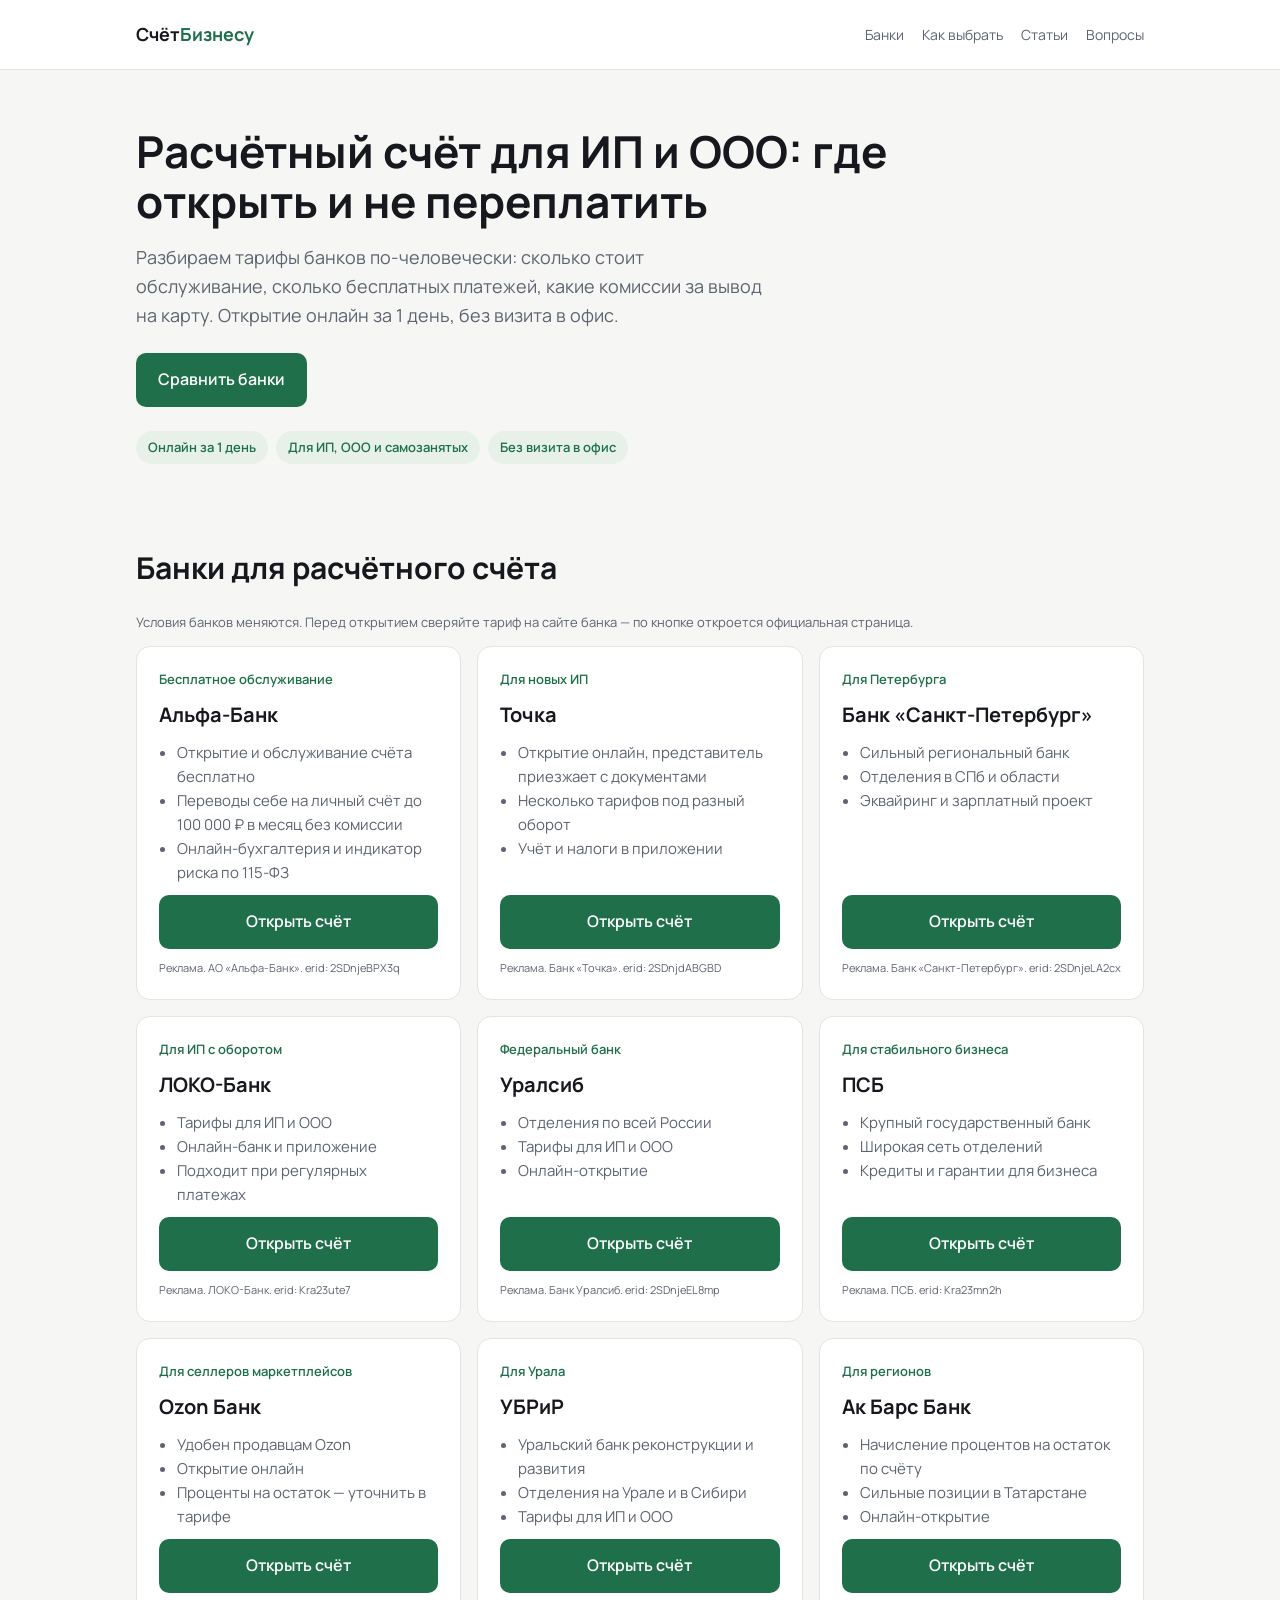
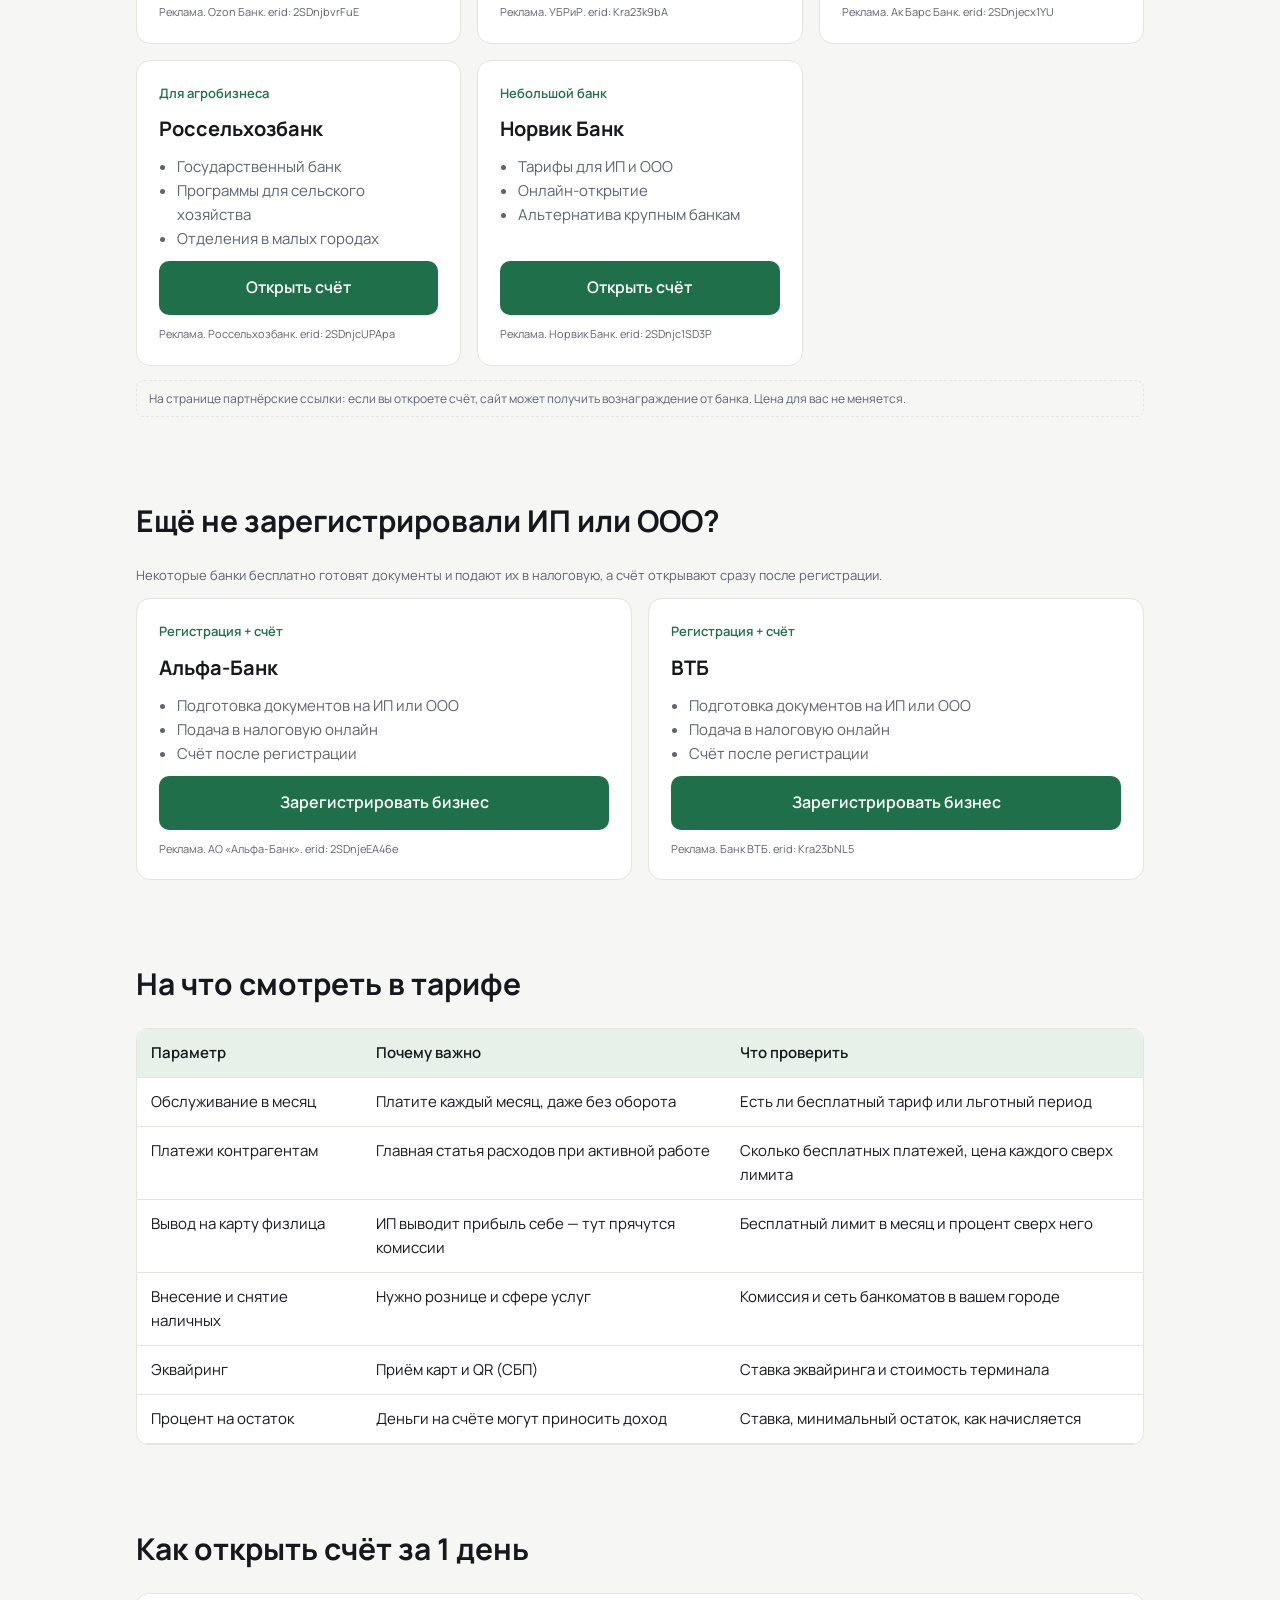
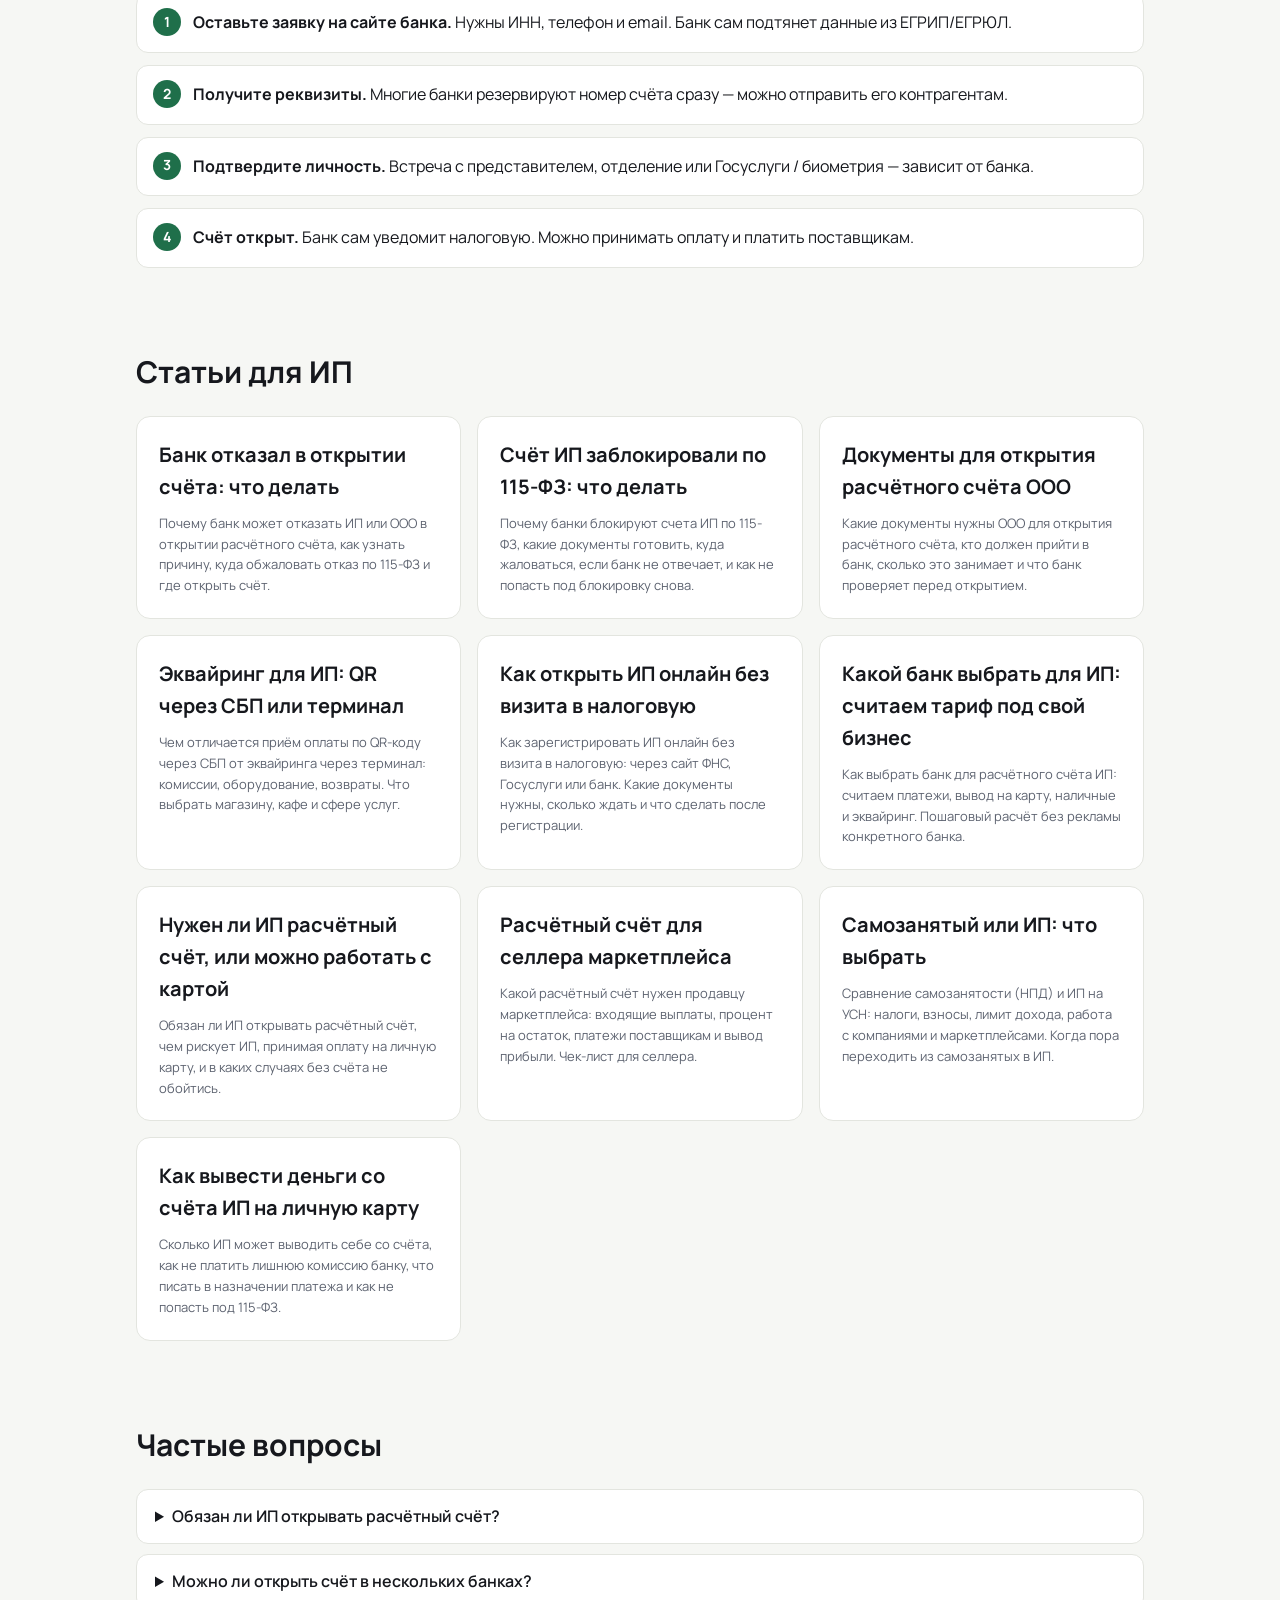
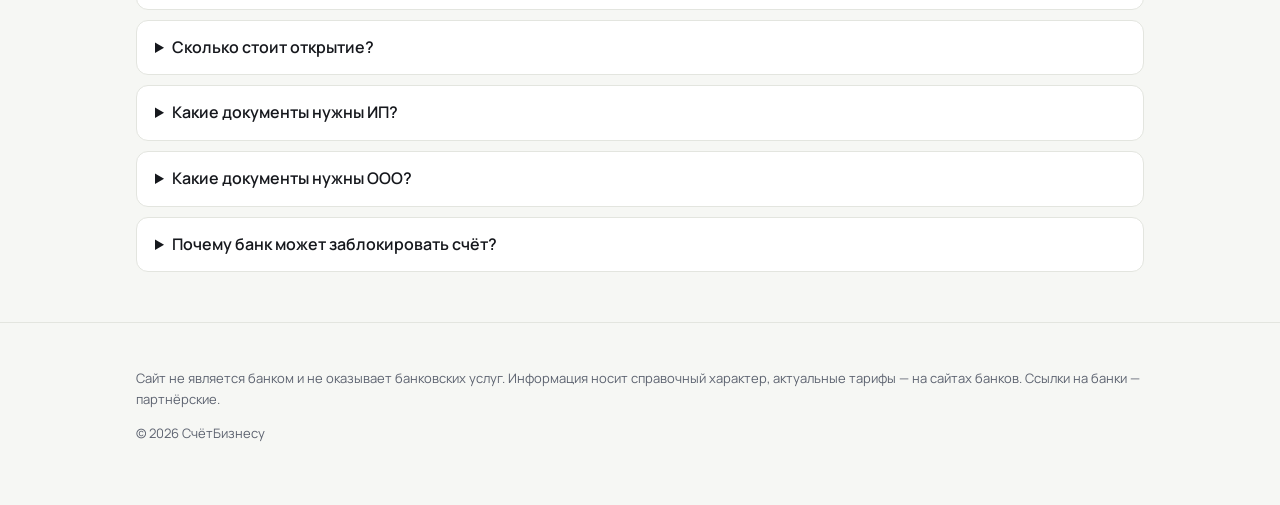
<file: index.html>
<!doctype html>
<html lang="ru">
<head>
<meta charset="utf-8">
<meta name="viewport" content="width=device-width, initial-scale=1">
<title>Расчётный счёт для ИП и ООО — как выбрать банк в 2026</title>
<meta name="description" content="Где открыть расчётный счёт ИП или ООО: на что смотреть в тарифе, сколько стоит обслуживание, какие документы нужны. Сравнение банков и пошаговая инструкция.">
<link rel="preconnect" href="https://fonts.googleapis.com">
<link href="https://fonts.googleapis.com/css2?family=Manrope:wght@400;600;700&display=swap" rel="stylesheet">
<link rel="stylesheet" href="style.css">
<link rel="canonical" href="https://maxcartiworks-beep.github.io/schet-biznesu/">
<!-- HEAD_EXTRAS -->
<!-- /HEAD_EXTRAS -->
</head>
<body>
<header>
  <div class="wrap">
    <a class="logo" href="./">Счёт<span>Бизнесу</span></a>
    <nav><a href="#banks">Банки</a><a href="#choose">Как выбрать</a><a href="#articles">Статьи</a><a href="#faq">Вопросы</a></nav>
  </div>
</header>

<main>
<div class="hero">
  <div class="wrap">
    <h1>Расчётный счёт для ИП и ООО: где открыть и не переплатить</h1>
    <p>Разбираем тарифы банков по-человечески: сколько стоит обслуживание, сколько бесплатных платежей, какие комиссии за вывод на карту. Открытие онлайн за 1 день, без визита в офис.</p>
    <a class="btn" href="#banks">Сравнить банки</a>
    <div class="badges">
      <span class="badge">Онлайн за 1 день</span>
      <span class="badge">Для ИП, ООО и самозанятых</span>
      <span class="badge">Без визита в офис</span>
    </div>
  </div>
</div>

<section id="banks">
  <div class="wrap">
    <h2>Банки для расчётного счёта</h2>
    <p class="note">Условия банков меняются. Перед открытием сверяйте тариф на сайте банка — по кнопке откроется официальная страница.</p>
    <div class="grid">
      <!-- Ссылки Pampadu, оффер ID в комментарии. erid входит в ссылку и продублирован в карточке. -->
      <article class="card"><!-- Pampadu 1030 -->
        <span class="for">Бесплатное обслуживание</span>
        <h3>Альфа-Банк</h3>
        <ul><li>Открытие и обслуживание счёта бесплатно</li><li>Переводы себе на личный счёт до 100 000 ₽ в месяц без комиссии</li><li>Онлайн-бухгалтерия и индикатор риска по 115-ФЗ</li></ul>
        <a class="btn" href="https://trk.ppdu.ru/click/5hZCVV2d?erid=2SDnjeBPX3q" rel="sponsored nofollow noopener" target="_blank">Открыть счёт</a>
        <span class="erid">Реклама. АО «Альфа-Банк». erid: 2SDnjeBPX3q</span>
      </article>
      <article class="card"><!-- Pampadu 1102 -->
        <span class="for">Для новых ИП</span>
        <h3>Точка</h3>
        <ul><li>Открытие онлайн, представитель приезжает с документами</li><li>Несколько тарифов под разный оборот</li><li>Учёт и налоги в приложении</li></ul>
        <a class="btn" href="https://trk.ppdu.ru/click/hiY0VSw6?erid=2SDnjdABGBD" rel="sponsored nofollow noopener" target="_blank">Открыть счёт</a>
        <span class="erid">Реклама. Банк «Точка». erid: 2SDnjdABGBD</span>
      </article>
      <article class="card"><!-- Pampadu 1316 -->
        <span class="for">Для Петербурга</span>
        <h3>Банк «Санкт-Петербург»</h3>
        <ul><li>Сильный региональный банк</li><li>Отделения в СПб и области</li><li>Эквайринг и зарплатный проект</li></ul>
        <a class="btn" href="https://trk.ppdu.ru/click/TOWwgTv3?erid=2SDnjeLA2cx" rel="sponsored nofollow noopener" target="_blank">Открыть счёт</a>
        <span class="erid">Реклама. Банк «Санкт-Петербург». erid: 2SDnjeLA2cx</span>
      </article>
      <article class="card"><!-- Pampadu 1835 -->
        <span class="for">Для ИП с оборотом</span>
        <h3>ЛОКО-Банк</h3>
        <ul><li>Тарифы для ИП и ООО</li><li>Онлайн-банк и приложение</li><li>Подходит при регулярных платежах</li></ul>
        <a class="btn" href="https://trk.ppdu.ru/click/svef0YvW?erid=Kra23ute7" rel="sponsored nofollow noopener" target="_blank">Открыть счёт</a>
        <span class="erid">Реклама. ЛОКО-Банк. erid: Kra23ute7</span>
      </article>
      <article class="card"><!-- Pampadu 1377 -->
        <span class="for">Федеральный банк</span>
        <h3>Уралсиб</h3>
        <ul><li>Отделения по всей России</li><li>Тарифы для ИП и ООО</li><li>Онлайн-открытие</li></ul>
        <a class="btn" href="https://trk.ppdu.ru/click/Xe9GwWKN?erid=2SDnjeEL8mp" rel="sponsored nofollow noopener" target="_blank">Открыть счёт</a>
        <span class="erid">Реклама. Банк Уралсиб. erid: 2SDnjeEL8mp</span>
      </article>
      <article class="card"><!-- Pampadu 1860 -->
        <span class="for">Для стабильного бизнеса</span>
        <h3>ПСБ</h3>
        <ul><li>Крупный государственный банк</li><li>Широкая сеть отделений</li><li>Кредиты и гарантии для бизнеса</li></ul>
        <a class="btn" href="https://trk.ppdu.ru/click/oGl7Dkkp?erid=Kra23mn2h" rel="sponsored nofollow noopener" target="_blank">Открыть счёт</a>
        <span class="erid">Реклама. ПСБ. erid: Kra23mn2h</span>
      </article>
      <article class="card"><!-- Pampadu 1865 -->
        <span class="for">Для селлеров маркетплейсов</span>
        <h3>Ozon Банк</h3>
        <ul><li>Удобен продавцам Ozon</li><li>Открытие онлайн</li><li>Проценты на остаток — уточнить в тарифе</li></ul>
        <a class="btn" href="https://trk.ppdu.ru/click/Ybu3T4rY?erid=2SDnjbvrFuE" rel="sponsored nofollow noopener" target="_blank">Открыть счёт</a>
        <span class="erid">Реклама. Ozon Банк. erid: 2SDnjbvrFuE</span>
      </article>
      <article class="card"><!-- Pampadu 2152 -->
        <span class="for">Для Урала</span>
        <h3>УБРиР</h3>
        <ul><li>Уральский банк реконструкции и развития</li><li>Отделения на Урале и в Сибири</li><li>Тарифы для ИП и ООО</li></ul>
        <a class="btn" href="https://trk.ppdu.ru/click/d7CEZ41J?erid=Kra23k9bA" rel="sponsored nofollow noopener" target="_blank">Открыть счёт</a>
        <span class="erid">Реклама. УБРиР. erid: Kra23k9bA</span>
      </article>
      <article class="card"><!-- Pampadu 1194 -->
        <span class="for">Для регионов</span>
        <h3>Ак Барс Банк</h3>
        <ul><li>Начисление процентов на остаток по счёту</li><li>Сильные позиции в Татарстане</li><li>Онлайн-открытие</li></ul>
        <a class="btn" href="https://trk.ppdu.ru/click/1WWSaxMt?erid=2SDnjecx1YU" rel="sponsored nofollow noopener" target="_blank">Открыть счёт</a>
        <span class="erid">Реклама. Ак Барс Банк. erid: 2SDnjecx1YU</span>
      </article>
      <article class="card"><!-- Pampadu 2809 -->
        <span class="for">Для агробизнеса</span>
        <h3>Россельхозбанк</h3>
        <ul><li>Государственный банк</li><li>Программы для сельского хозяйства</li><li>Отделения в малых городах</li></ul>
        <a class="btn" href="https://trk.ppdu.ru/click/qI5FLBXG?erid=2SDnjcUPApa" rel="sponsored nofollow noopener" target="_blank">Открыть счёт</a>
        <span class="erid">Реклама. Россельхозбанк. erid: 2SDnjcUPApa</span>
      </article>
      <article class="card"><!-- Pampadu 1761 -->
        <span class="for">Небольшой банк</span>
        <h3>Норвик Банк</h3>
        <ul><li>Тарифы для ИП и ООО</li><li>Онлайн-открытие</li><li>Альтернатива крупным банкам</li></ul>
        <a class="btn" href="https://trk.ppdu.ru/click/eMfZLUgK?erid=2SDnjc1SD3P" rel="sponsored nofollow noopener" target="_blank">Открыть счёт</a>
        <span class="erid">Реклама. Норвик Банк. erid: 2SDnjc1SD3P</span>
      </article>
    </div>
    <div class="ad">На странице партнёрские ссылки: если вы откроете счёт, сайт может получить вознаграждение от банка. Цена для вас не меняется.</div>
  </div>
</section>

<section id="register">
  <div class="wrap">
    <h2>Ещё не зарегистрировали ИП или ООО?</h2>
    <p class="note">Некоторые банки бесплатно готовят документы и подают их в налоговую, а счёт открывают сразу после регистрации.</p>
    <div class="grid">
      <article class="card"><!-- Pampadu 2274 -->
        <span class="for">Регистрация + счёт</span>
        <h3>Альфа-Банк</h3>
        <ul><li>Подготовка документов на ИП или ООО</li><li>Подача в налоговую онлайн</li><li>Счёт после регистрации</li></ul>
        <a class="btn" href="https://trk.ppdu.ru/click/o43L3bqB?erid=2SDnjeEA46e" rel="sponsored nofollow noopener" target="_blank">Зарегистрировать бизнес</a>
        <span class="erid">Реклама. АО «Альфа-Банк». erid: 2SDnjeEA46e</span>
      </article>
      <article class="card"><!-- Pampadu 2217 -->
        <span class="for">Регистрация + счёт</span>
        <h3>ВТБ</h3>
        <ul><li>Подготовка документов на ИП или ООО</li><li>Подача в налоговую онлайн</li><li>Счёт после регистрации</li></ul>
        <a class="btn" href="https://trk.ppdu.ru/click/H8490PQv?erid=Kra23bNL5" rel="sponsored nofollow noopener" target="_blank">Зарегистрировать бизнес</a>
        <span class="erid">Реклама. Банк ВТБ. erid: Kra23bNL5</span>
      </article>
    </div>
  </div>
</section>

<section id="choose">
  <div class="wrap">
    <h2>На что смотреть в тарифе</h2>
    <div class="tablewrap">
      <table>
        <thead><tr><th>Параметр</th><th>Почему важно</th><th>Что проверить</th></tr></thead>
        <tbody>
          <tr><td>Обслуживание в месяц</td><td>Платите каждый месяц, даже без оборота</td><td>Есть ли бесплатный тариф или льготный период</td></tr>
          <tr><td>Платежи контрагентам</td><td>Главная статья расходов при активной работе</td><td>Сколько бесплатных платежей, цена каждого сверх лимита</td></tr>
          <tr><td>Вывод на карту физлица</td><td>ИП выводит прибыль себе — тут прячутся комиссии</td><td>Бесплатный лимит в месяц и процент сверх него</td></tr>
          <tr><td>Внесение и снятие наличных</td><td>Нужно рознице и сфере услуг</td><td>Комиссия и сеть банкоматов в вашем городе</td></tr>
          <tr><td>Эквайринг</td><td>Приём карт и QR (СБП)</td><td>Ставка эквайринга и стоимость терминала</td></tr>
          <tr><td>Процент на остаток</td><td>Деньги на счёте могут приносить доход</td><td>Ставка, минимальный остаток, как начисляется</td></tr>
        </tbody>
      </table>
    </div>
  </div>
</section>

<section id="steps">
  <div class="wrap">
    <h2>Как открыть счёт за 1 день</h2>
    <div class="steps">
      <div class="step"><b>Оставьте заявку на сайте банка.</b> Нужны ИНН, телефон и email. Банк сам подтянет данные из ЕГРИП/ЕГРЮЛ.</div>
      <div class="step"><b>Получите реквизиты.</b> Многие банки резервируют номер счёта сразу — можно отправить его контрагентам.</div>
      <div class="step"><b>Подтвердите личность.</b> Встреча с представителем, отделение или Госуслуги / биометрия — зависит от банка.</div>
      <div class="step"><b>Счёт открыт.</b> Банк сам уведомит налоговую. Можно принимать оплату и платить поставщикам.</div>
    </div>
  </div>
</section>

<section id="articles">
  <div class="wrap">
    <h2>Статьи для ИП</h2>
    <div class="grid">
<!-- ARTICLES -->
      <a class="card link" href="articles/bank-otkazal-v-otkrytii-scheta.html"><h3>Банк отказал в открытии счёта: что делать</h3><p class="note">Почему банк может отказать ИП или ООО в открытии расчётного счёта, как узнать причину, куда обжаловать отказ по 115-ФЗ и где открыть счёт.</p></a>
      <a class="card link" href="articles/blokirovka-scheta-ip-115-fz.html"><h3>Счёт ИП заблокировали по 115-ФЗ: что делать</h3><p class="note">Почему банки блокируют счета ИП по 115-ФЗ, какие документы готовить, куда жаловаться, если банк не отвечает, и как не попасть под блокировку снова.</p></a>
      <a class="card link" href="articles/dokumenty-dlya-scheta-ooo.html"><h3>Документы для открытия расчётного счёта ООО</h3><p class="note">Какие документы нужны ООО для открытия расчётного счёта, кто должен прийти в банк, сколько это занимает и что банк проверяет перед открытием.</p></a>
      <a class="card link" href="articles/ekvajring-dlya-ip-qr-ili-terminal.html"><h3>Эквайринг для ИП: QR через СБП или терминал</h3><p class="note">Чем отличается приём оплаты по QR-коду через СБП от эквайринга через терминал: комиссии, оборудование, возвраты. Что выбрать магазину, кафе и сфере услуг.</p></a>
      <a class="card link" href="articles/kak-otkryt-ip-onlajn.html"><h3>Как открыть ИП онлайн без визита в налоговую</h3><p class="note">Как зарегистрировать ИП онлайн без визита в налоговую: через сайт ФНС, Госуслуги или банк. Какие документы нужны, сколько ждать и что сделать после регистрации.</p></a>
      <a class="card link" href="articles/kak-vybrat-bank-dlya-ip.html"><h3>Какой банк выбрать для ИП: считаем тариф под свой бизнес</h3><p class="note">Как выбрать банк для расчётного счёта ИП: считаем платежи, вывод на карту, наличные и эквайринг. Пошаговый расчёт без рекламы конкретного банка.</p></a>
      <a class="card link" href="articles/nuzhen-li-ip-raschetnyj-schet.html"><h3>Нужен ли ИП расчётный счёт, или можно работать с картой</h3><p class="note">Обязан ли ИП открывать расчётный счёт, чем рискует ИП, принимая оплату на личную карту, и в каких случаях без счёта не обойтись.</p></a>
      <a class="card link" href="articles/raschetnyj-schet-dlya-sellera.html"><h3>Расчётный счёт для селлера маркетплейса</h3><p class="note">Какой расчётный счёт нужен продавцу маркетплейса: входящие выплаты, процент на остаток, платежи поставщикам и вывод прибыли. Чек-лист для селлера.</p></a>
      <a class="card link" href="articles/samozanyatyj-ili-ip.html"><h3>Самозанятый или ИП: что выбрать</h3><p class="note">Сравнение самозанятости (НПД) и ИП на УСН: налоги, взносы, лимит дохода, работа с компаниями и маркетплейсами. Когда пора переходить из самозанятых в ИП.</p></a>
      <a class="card link" href="articles/vyvod-deneg-so-scheta-ip.html"><h3>Как вывести деньги со счёта ИП на личную карту</h3><p class="note">Сколько ИП может выводить себе со счёта, как не платить лишнюю комиссию банку, что писать в назначении платежа и как не попасть под 115-ФЗ.</p></a>
      <!-- /ARTICLES -->
    </div>
  </div>
</section>

<section id="faq">
  <div class="wrap">
    <h2>Частые вопросы</h2>
    <details><summary>Обязан ли ИП открывать расчётный счёт?</summary><p>По закону нет — ИП может работать с личной картой, но банк вправе ограничить операции, похожие на предпринимательские. Для безнала с компаниями, эквайринга и маркетплейсов расчётный счёт практически обязателен.</p></details>
    <details><summary>Можно ли открыть счёт в нескольких банках?</summary><p>Да, ограничений нет. Многие держат второй счёт как резервный на случай блокировки по 115-ФЗ.</p></details>
    <details><summary>Сколько стоит открытие?</summary><p>В большинстве банков открытие бесплатное, платите за обслуживание по выбранному тарифу.</p></details>
    <details><summary>Какие документы нужны ИП?</summary><p>Паспорт и ИНН. Остальное банк получает из реестров сам.</p></details>
    <details><summary>Какие документы нужны ООО?</summary><p>Паспорт руководителя, устав, решение о назначении директора. Точный список банк пришлёт после заявки.</p></details>
    <details><summary>Почему банк может заблокировать счёт?</summary><p>Чаще всего из-за 115-ФЗ: подозрительные операции, транзит денег, вывод больших сумм на карту без понятного экономического смысла. Держите документы по сделкам под рукой.</p></details>
  </div>
</section>
</main>

<footer>
  <div class="wrap">
    <p>Сайт не является банком и не оказывает банковских услуг. Информация носит справочный характер, актуальные тарифы — на сайтах банков. Ссылки на банки — партнёрские.</p>
    <p>© 2026 СчётБизнесу</p>
  </div>
</footer>
</body>
</html>
</file>
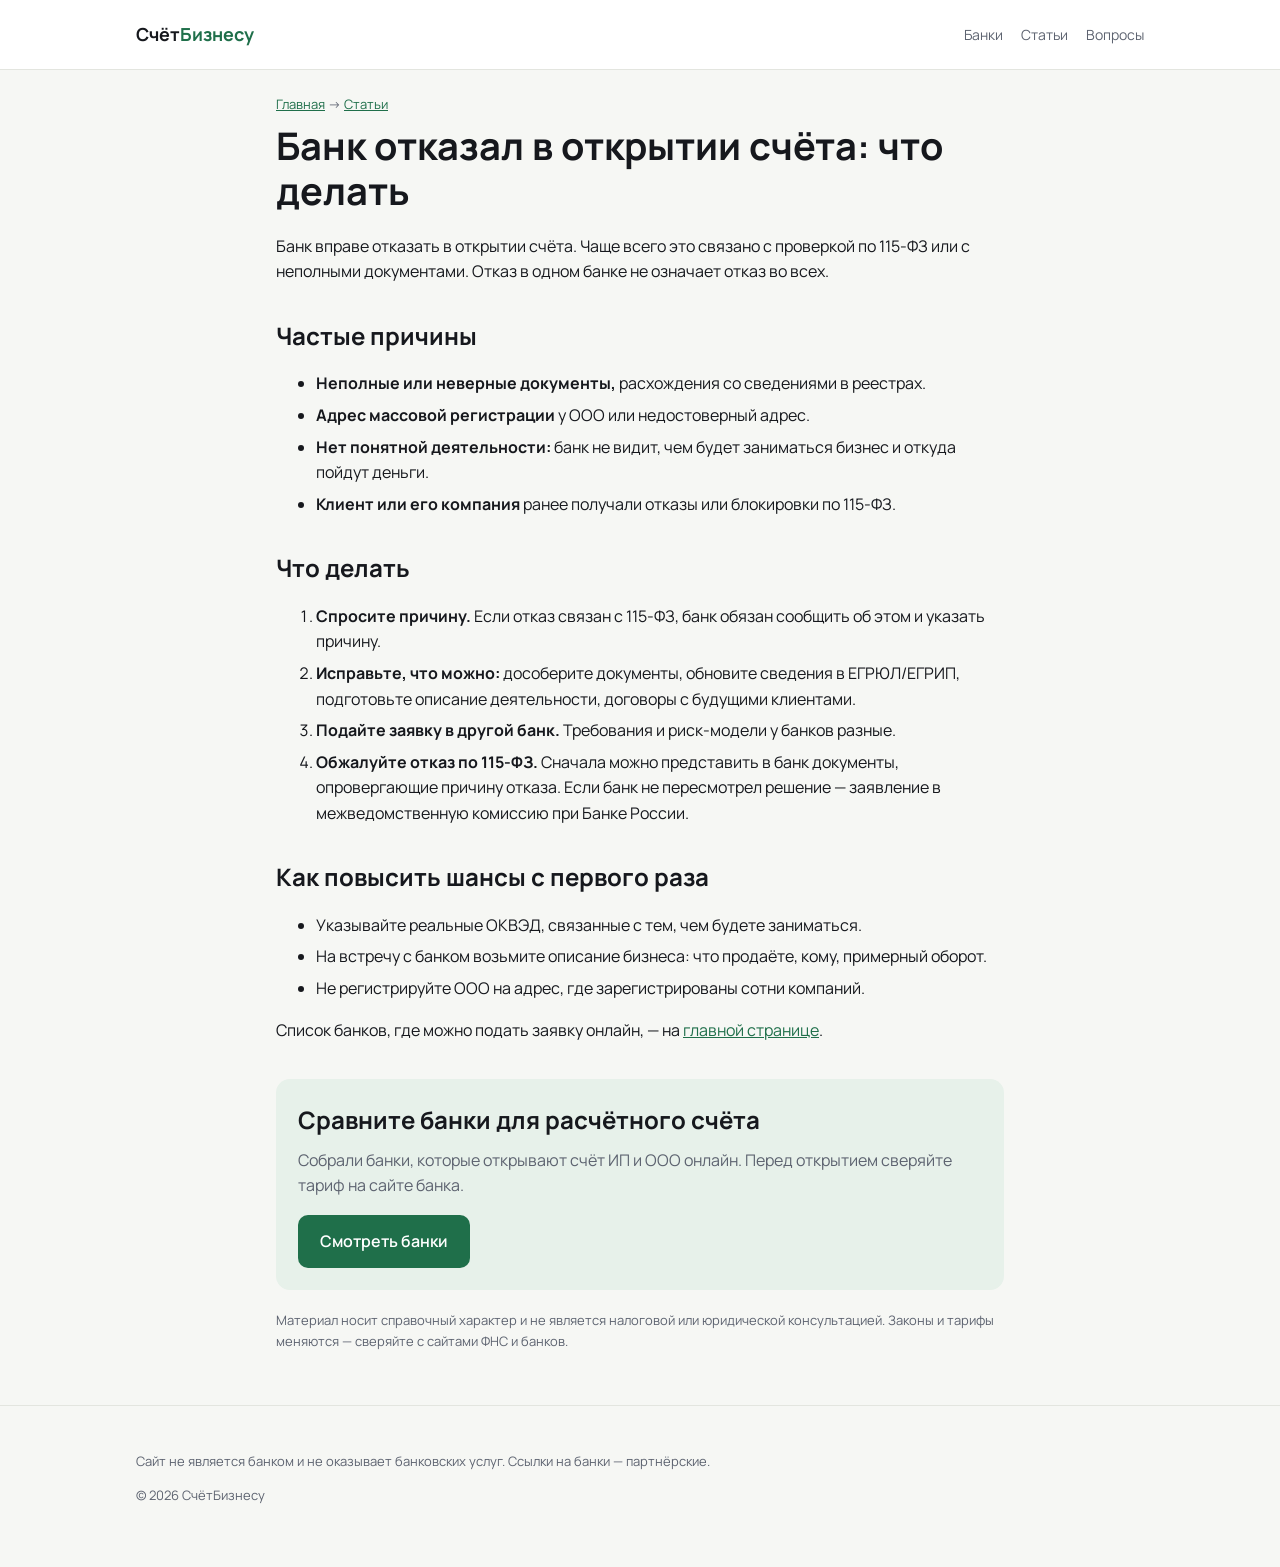
<file: articles/bank-otkazal-v-otkrytii-scheta.html>
<!doctype html>
<html lang="ru">
<head>
<meta charset="utf-8">
<meta name="viewport" content="width=device-width, initial-scale=1">
<title>Банк отказал в открытии расчётного счёта: причины и что делать</title>
<meta name="description" content="Почему банк может отказать ИП или ООО в открытии расчётного счёта, как узнать причину, куда обжаловать отказ по 115-ФЗ и где открыть счёт.">
<link rel="canonical" href="https://maxcartiworks-beep.github.io/schet-biznesu/articles/bank-otkazal-v-otkrytii-scheta.html">
<meta property="og:title" content="Банк отказал в открытии расчётного счёта: причины и что делать">
<meta property="og:description" content="Почему банк может отказать ИП или ООО в открытии расчётного счёта, как узнать причину, куда обжаловать отказ по 115-ФЗ и где открыть счёт.">
<meta property="og:type" content="article">
<meta property="og:url" content="https://maxcartiworks-beep.github.io/schet-biznesu/articles/bank-otkazal-v-otkrytii-scheta.html">
<link rel="preconnect" href="https://fonts.googleapis.com">
<link href="https://fonts.googleapis.com/css2?family=Manrope:wght@400;600;700&display=swap" rel="stylesheet">
<link rel="stylesheet" href="../style.css">
<script type="application/ld+json">{"@context": "https://schema.org", "@type": "Article", "headline": "Банк отказал в открытии счёта: что делать", "description": "Почему банк может отказать ИП или ООО в открытии расчётного счёта, как узнать причину, куда обжаловать отказ по 115-ФЗ и где открыть счёт.", "datePublished": "2026-10-27", "inLanguage": "ru"}</script>

</head>
<body>
<header>
  <div class="wrap">
    <a class="logo" href="../">Счёт<span>Бизнесу</span></a>
    <nav><a href="../#banks">Банки</a><a href="../#articles">Статьи</a><a href="../#faq">Вопросы</a></nav>
  </div>
</header>
<main class="wrap article">
<p class="crumbs"><a href="../">Главная</a> → <a href="../#articles">Статьи</a></p>
<h1>Банк отказал в открытии счёта: что делать</h1>
<p>Банк вправе отказать в открытии счёта. Чаще всего это связано с проверкой по 115-ФЗ или с неполными документами. Отказ в одном банке не означает отказ во всех.</p>

<h2>Частые причины</h2>
<ul>
<li><b>Неполные или неверные документы,</b> расхождения со сведениями в реестрах.</li>
<li><b>Адрес массовой регистрации</b> у ООО или недостоверный адрес.</li>
<li><b>Нет понятной деятельности:</b> банк не видит, чем будет заниматься бизнес и откуда пойдут деньги.</li>
<li><b>Клиент или его компания</b> ранее получали отказы или блокировки по 115-ФЗ.</li>
</ul>

<h2>Что делать</h2>
<ol>
<li><b>Спросите причину.</b> Если отказ связан с 115-ФЗ, банк обязан сообщить об этом и указать причину.</li>
<li><b>Исправьте, что можно:</b> дособерите документы, обновите сведения в ЕГРЮЛ/ЕГРИП, подготовьте описание деятельности, договоры с будущими клиентами.</li>
<li><b>Подайте заявку в другой банк.</b> Требования и риск-модели у банков разные.</li>
<li><b>Обжалуйте отказ по 115-ФЗ.</b> Сначала можно представить в банк документы, опровергающие причину отказа. Если банк не пересмотрел решение — заявление в межведомственную комиссию при Банке России.</li>
</ol>

<h2>Как повысить шансы с первого раза</h2>
<ul>
<li>Указывайте реальные ОКВЭД, связанные с тем, чем будете заниматься.</li>
<li>На встречу с банком возьмите описание бизнеса: что продаёте, кому, примерный оборот.</li>
<li>Не регистрируйте ООО на адрес, где зарегистрированы сотни компаний.</li>
</ul>
<p>Список банков, где можно подать заявку онлайн, — на <a href="../#banks">главной странице</a>.</p>
<aside class="cta">
  <h2>Сравните банки для расчётного счёта</h2>
  <p>Собрали банки, которые открывают счёт ИП и ООО онлайн. Перед открытием сверяйте тариф на сайте банка.</p>
  <a class="btn" href="../#banks">Смотреть банки</a>
</aside>
<p class="note">Материал носит справочный характер и не является налоговой или юридической консультацией. Законы и тарифы меняются — сверяйте с сайтами ФНС и банков.</p>
</main>
<footer>
  <div class="wrap">
    <p>Сайт не является банком и не оказывает банковских услуг. Ссылки на банки — партнёрские.</p>
    <p>© 2026 СчётБизнесу</p>
  </div>
</footer>
</body>
</html>
</file>
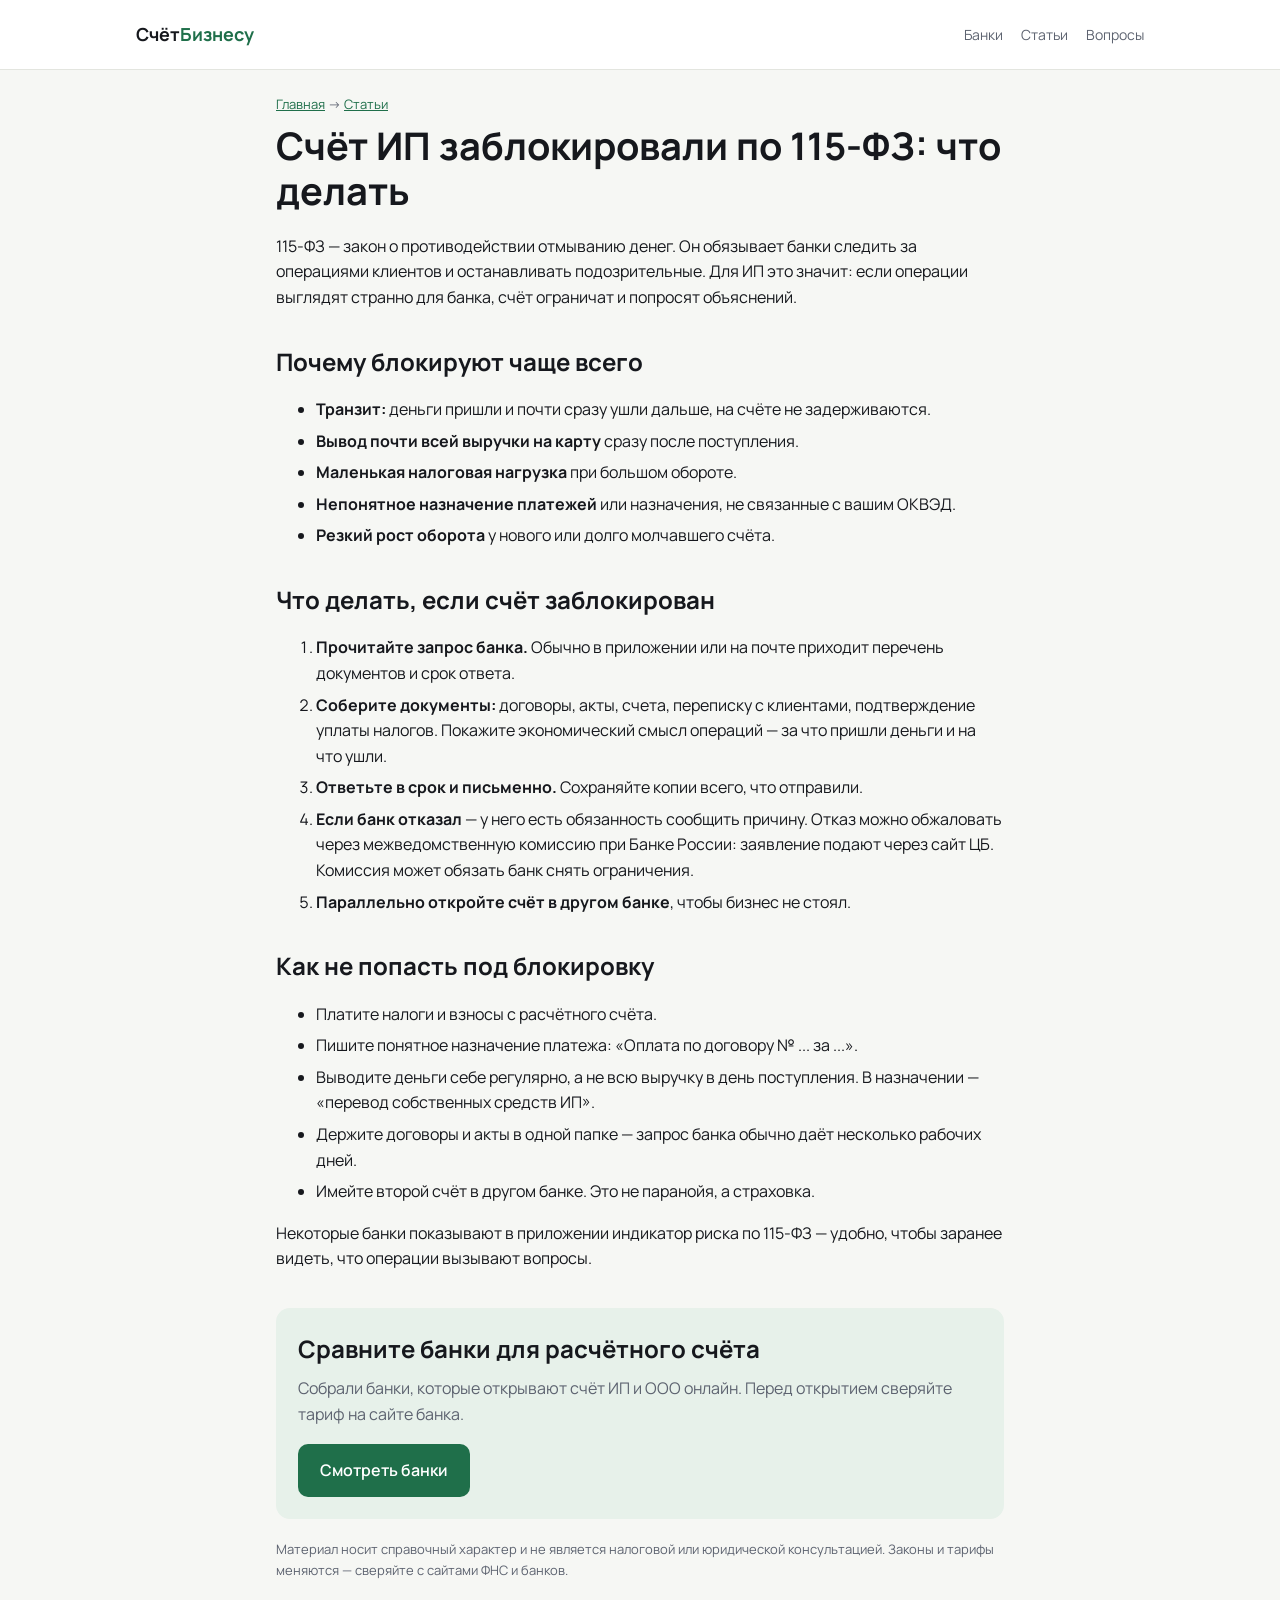
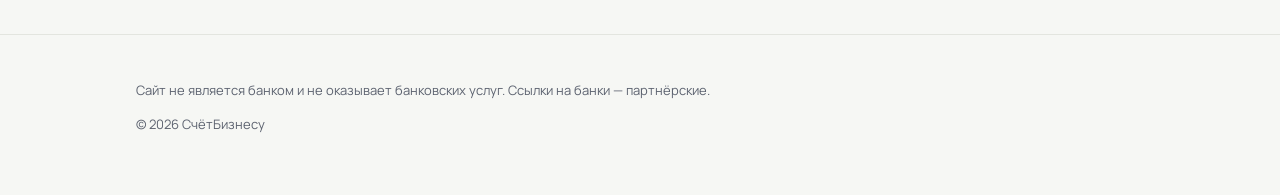
<file: articles/blokirovka-scheta-ip-115-fz.html>
<!doctype html>
<html lang="ru">
<head>
<meta charset="utf-8">
<meta name="viewport" content="width=device-width, initial-scale=1">
<title>Заблокировали счёт ИП по 115-ФЗ: что делать по шагам</title>
<meta name="description" content="Почему банки блокируют счета ИП по 115-ФЗ, какие документы готовить, куда жаловаться, если банк не отвечает, и как не попасть под блокировку снова.">
<link rel="canonical" href="https://maxcartiworks-beep.github.io/schet-biznesu/articles/blokirovka-scheta-ip-115-fz.html">
<meta property="og:title" content="Заблокировали счёт ИП по 115-ФЗ: что делать по шагам">
<meta property="og:description" content="Почему банки блокируют счета ИП по 115-ФЗ, какие документы готовить, куда жаловаться, если банк не отвечает, и как не попасть под блокировку снова.">
<meta property="og:type" content="article">
<meta property="og:url" content="https://maxcartiworks-beep.github.io/schet-biznesu/articles/blokirovka-scheta-ip-115-fz.html">
<link rel="preconnect" href="https://fonts.googleapis.com">
<link href="https://fonts.googleapis.com/css2?family=Manrope:wght@400;600;700&display=swap" rel="stylesheet">
<link rel="stylesheet" href="../style.css">
<script type="application/ld+json">{"@context": "https://schema.org", "@type": "Article", "headline": "Счёт ИП заблокировали по 115-ФЗ: что делать", "description": "Почему банки блокируют счета ИП по 115-ФЗ, какие документы готовить, куда жаловаться, если банк не отвечает, и как не попасть под блокировку снова.", "datePublished": "2026-10-27", "inLanguage": "ru"}</script>

</head>
<body>
<header>
  <div class="wrap">
    <a class="logo" href="../">Счёт<span>Бизнесу</span></a>
    <nav><a href="../#banks">Банки</a><a href="../#articles">Статьи</a><a href="../#faq">Вопросы</a></nav>
  </div>
</header>
<main class="wrap article">
<p class="crumbs"><a href="../">Главная</a> → <a href="../#articles">Статьи</a></p>
<h1>Счёт ИП заблокировали по 115-ФЗ: что делать</h1>
<p>115-ФЗ — закон о противодействии отмыванию денег. Он обязывает банки следить за операциями клиентов и останавливать подозрительные. Для ИП это значит: если операции выглядят странно для банка, счёт ограничат и попросят объяснений.</p>

<h2>Почему блокируют чаще всего</h2>
<ul>
<li><b>Транзит:</b> деньги пришли и почти сразу ушли дальше, на счёте не задерживаются.</li>
<li><b>Вывод почти всей выручки на карту</b> сразу после поступления.</li>
<li><b>Маленькая налоговая нагрузка</b> при большом обороте.</li>
<li><b>Непонятное назначение платежей</b> или назначения, не связанные с вашим ОКВЭД.</li>
<li><b>Резкий рост оборота</b> у нового или долго молчавшего счёта.</li>
</ul>

<h2>Что делать, если счёт заблокирован</h2>
<ol>
<li><b>Прочитайте запрос банка.</b> Обычно в приложении или на почте приходит перечень документов и срок ответа.</li>
<li><b>Соберите документы:</b> договоры, акты, счета, переписку с клиентами, подтверждение уплаты налогов. Покажите экономический смысл операций — за что пришли деньги и на что ушли.</li>
<li><b>Ответьте в срок и письменно.</b> Сохраняйте копии всего, что отправили.</li>
<li><b>Если банк отказал</b> — у него есть обязанность сообщить причину. Отказ можно обжаловать через межведомственную комиссию при Банке России: заявление подают через сайт ЦБ. Комиссия может обязать банк снять ограничения.</li>
<li><b>Параллельно откройте счёт в другом банке</b>, чтобы бизнес не стоял.</li>
</ol>

<h2>Как не попасть под блокировку</h2>
<ul>
<li>Платите налоги и взносы с расчётного счёта.</li>
<li>Пишите понятное назначение платежа: «Оплата по договору № ... за ...».</li>
<li>Выводите деньги себе регулярно, а не всю выручку в день поступления. В назначении — «перевод собственных средств ИП».</li>
<li>Держите договоры и акты в одной папке — запрос банка обычно даёт несколько рабочих дней.</li>
<li>Имейте второй счёт в другом банке. Это не паранойя, а страховка.</li>
</ul>
<p>Некоторые банки показывают в приложении индикатор риска по 115-ФЗ — удобно, чтобы заранее видеть, что операции вызывают вопросы.</p>
<aside class="cta">
  <h2>Сравните банки для расчётного счёта</h2>
  <p>Собрали банки, которые открывают счёт ИП и ООО онлайн. Перед открытием сверяйте тариф на сайте банка.</p>
  <a class="btn" href="../#banks">Смотреть банки</a>
</aside>
<p class="note">Материал носит справочный характер и не является налоговой или юридической консультацией. Законы и тарифы меняются — сверяйте с сайтами ФНС и банков.</p>
</main>
<footer>
  <div class="wrap">
    <p>Сайт не является банком и не оказывает банковских услуг. Ссылки на банки — партнёрские.</p>
    <p>© 2026 СчётБизнесу</p>
  </div>
</footer>
</body>
</html>
</file>
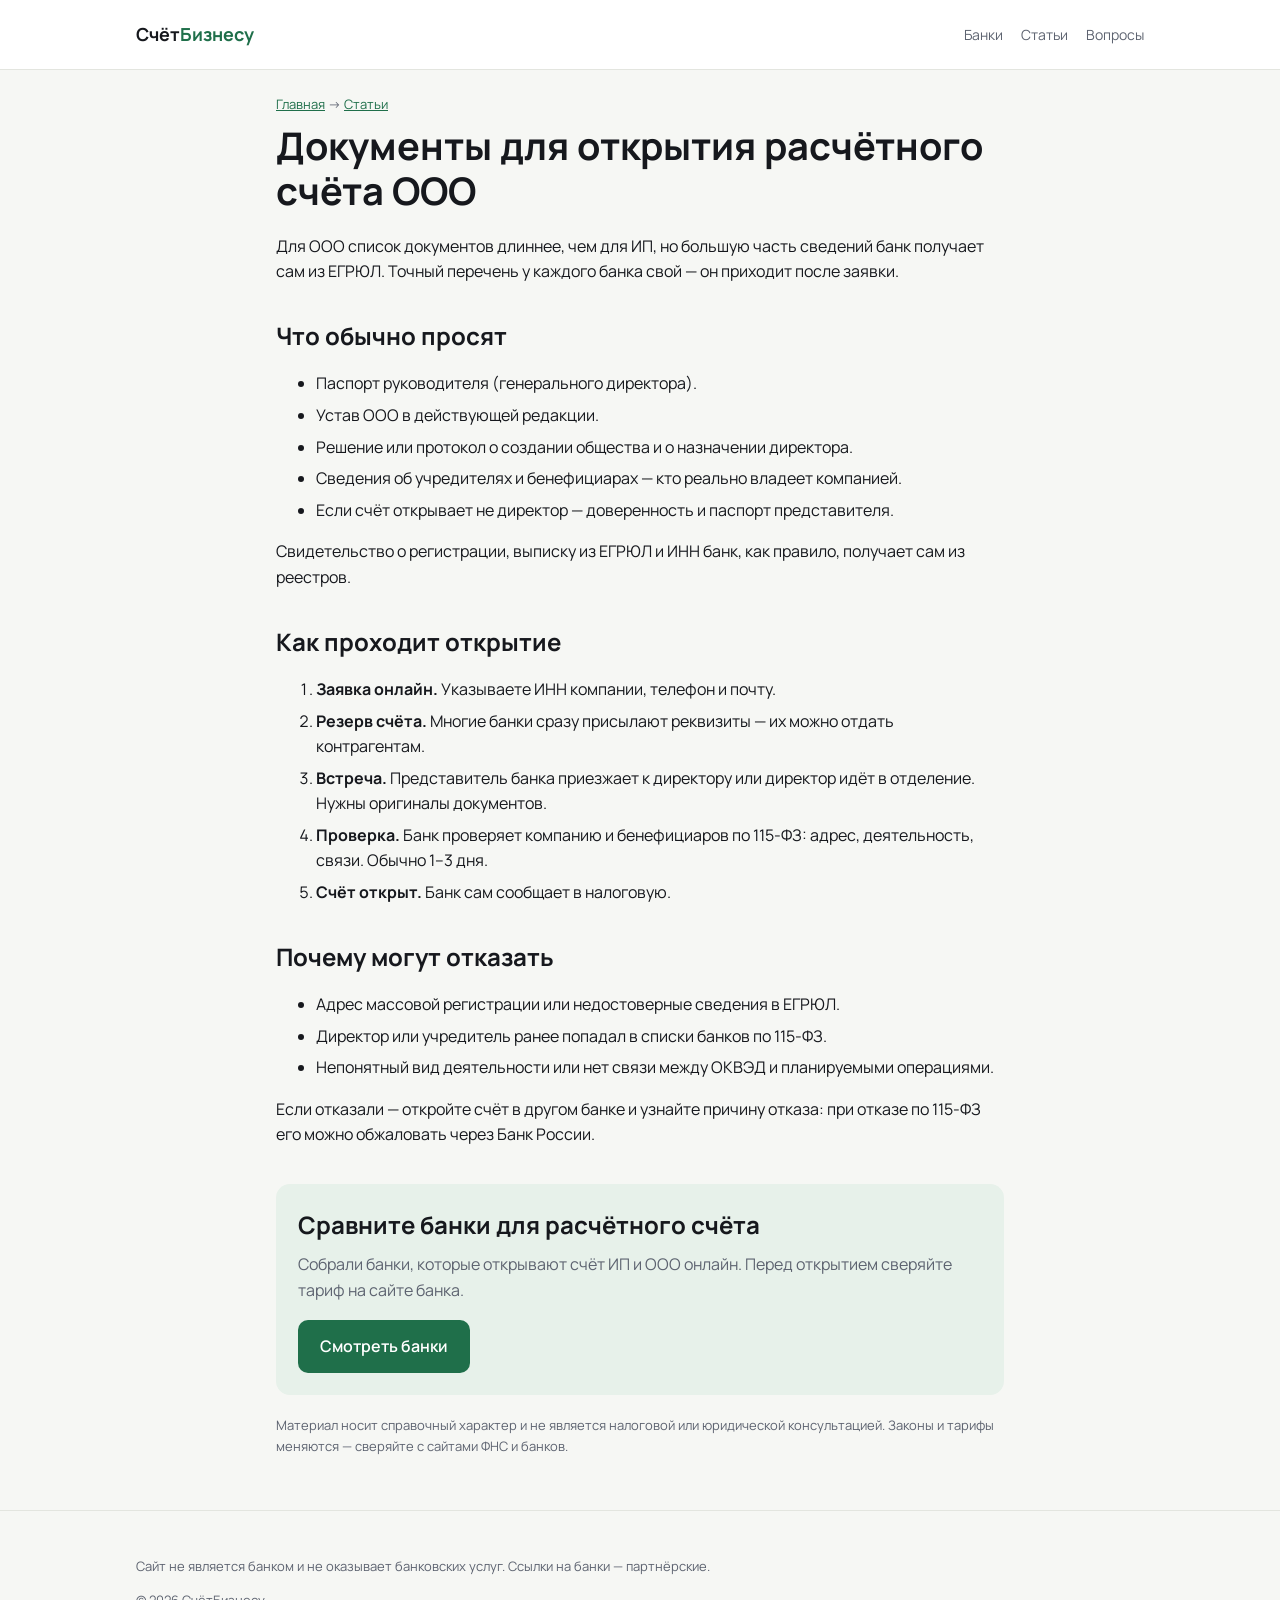
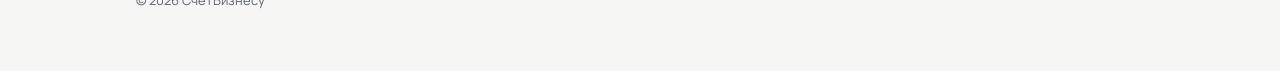
<file: articles/dokumenty-dlya-scheta-ooo.html>
<!doctype html>
<html lang="ru">
<head>
<meta charset="utf-8">
<meta name="viewport" content="width=device-width, initial-scale=1">
<title>Документы для открытия расчётного счёта ООО: список и порядок</title>
<meta name="description" content="Какие документы нужны ООО для открытия расчётного счёта, кто должен прийти в банк, сколько это занимает и что банк проверяет перед открытием.">
<link rel="canonical" href="https://maxcartiworks-beep.github.io/schet-biznesu/articles/dokumenty-dlya-scheta-ooo.html">
<meta property="og:title" content="Документы для открытия расчётного счёта ООО: список и порядок">
<meta property="og:description" content="Какие документы нужны ООО для открытия расчётного счёта, кто должен прийти в банк, сколько это занимает и что банк проверяет перед открытием.">
<meta property="og:type" content="article">
<meta property="og:url" content="https://maxcartiworks-beep.github.io/schet-biznesu/articles/dokumenty-dlya-scheta-ooo.html">
<link rel="preconnect" href="https://fonts.googleapis.com">
<link href="https://fonts.googleapis.com/css2?family=Manrope:wght@400;600;700&display=swap" rel="stylesheet">
<link rel="stylesheet" href="../style.css">
<script type="application/ld+json">{"@context": "https://schema.org", "@type": "Article", "headline": "Документы для открытия расчётного счёта ООО", "description": "Какие документы нужны ООО для открытия расчётного счёта, кто должен прийти в банк, сколько это занимает и что банк проверяет перед открытием.", "datePublished": "2026-10-27", "inLanguage": "ru"}</script>

</head>
<body>
<header>
  <div class="wrap">
    <a class="logo" href="../">Счёт<span>Бизнесу</span></a>
    <nav><a href="../#banks">Банки</a><a href="../#articles">Статьи</a><a href="../#faq">Вопросы</a></nav>
  </div>
</header>
<main class="wrap article">
<p class="crumbs"><a href="../">Главная</a> → <a href="../#articles">Статьи</a></p>
<h1>Документы для открытия расчётного счёта ООО</h1>
<p>Для ООО список документов длиннее, чем для ИП, но большую часть сведений банк получает сам из ЕГРЮЛ. Точный перечень у каждого банка свой — он приходит после заявки.</p>

<h2>Что обычно просят</h2>
<ul>
<li>Паспорт руководителя (генерального директора).</li>
<li>Устав ООО в действующей редакции.</li>
<li>Решение или протокол о создании общества и о назначении директора.</li>
<li>Сведения об учредителях и бенефициарах — кто реально владеет компанией.</li>
<li>Если счёт открывает не директор — доверенность и паспорт представителя.</li>
</ul>
<p>Свидетельство о регистрации, выписку из ЕГРЮЛ и ИНН банк, как правило, получает сам из реестров.</p>

<h2>Как проходит открытие</h2>
<ol>
<li><b>Заявка онлайн.</b> Указываете ИНН компании, телефон и почту.</li>
<li><b>Резерв счёта.</b> Многие банки сразу присылают реквизиты — их можно отдать контрагентам.</li>
<li><b>Встреча.</b> Представитель банка приезжает к директору или директор идёт в отделение. Нужны оригиналы документов.</li>
<li><b>Проверка.</b> Банк проверяет компанию и бенефициаров по 115-ФЗ: адрес, деятельность, связи. Обычно 1–3 дня.</li>
<li><b>Счёт открыт.</b> Банк сам сообщает в налоговую.</li>
</ol>

<h2>Почему могут отказать</h2>
<ul>
<li>Адрес массовой регистрации или недостоверные сведения в ЕГРЮЛ.</li>
<li>Директор или учредитель ранее попадал в списки банков по 115-ФЗ.</li>
<li>Непонятный вид деятельности или нет связи между ОКВЭД и планируемыми операциями.</li>
</ul>
<p>Если отказали — откройте счёт в другом банке и узнайте причину отказа: при отказе по 115-ФЗ его можно обжаловать через Банк России.</p>
<aside class="cta">
  <h2>Сравните банки для расчётного счёта</h2>
  <p>Собрали банки, которые открывают счёт ИП и ООО онлайн. Перед открытием сверяйте тариф на сайте банка.</p>
  <a class="btn" href="../#banks">Смотреть банки</a>
</aside>
<p class="note">Материал носит справочный характер и не является налоговой или юридической консультацией. Законы и тарифы меняются — сверяйте с сайтами ФНС и банков.</p>
</main>
<footer>
  <div class="wrap">
    <p>Сайт не является банком и не оказывает банковских услуг. Ссылки на банки — партнёрские.</p>
    <p>© 2026 СчётБизнесу</p>
  </div>
</footer>
</body>
</html>
</file>
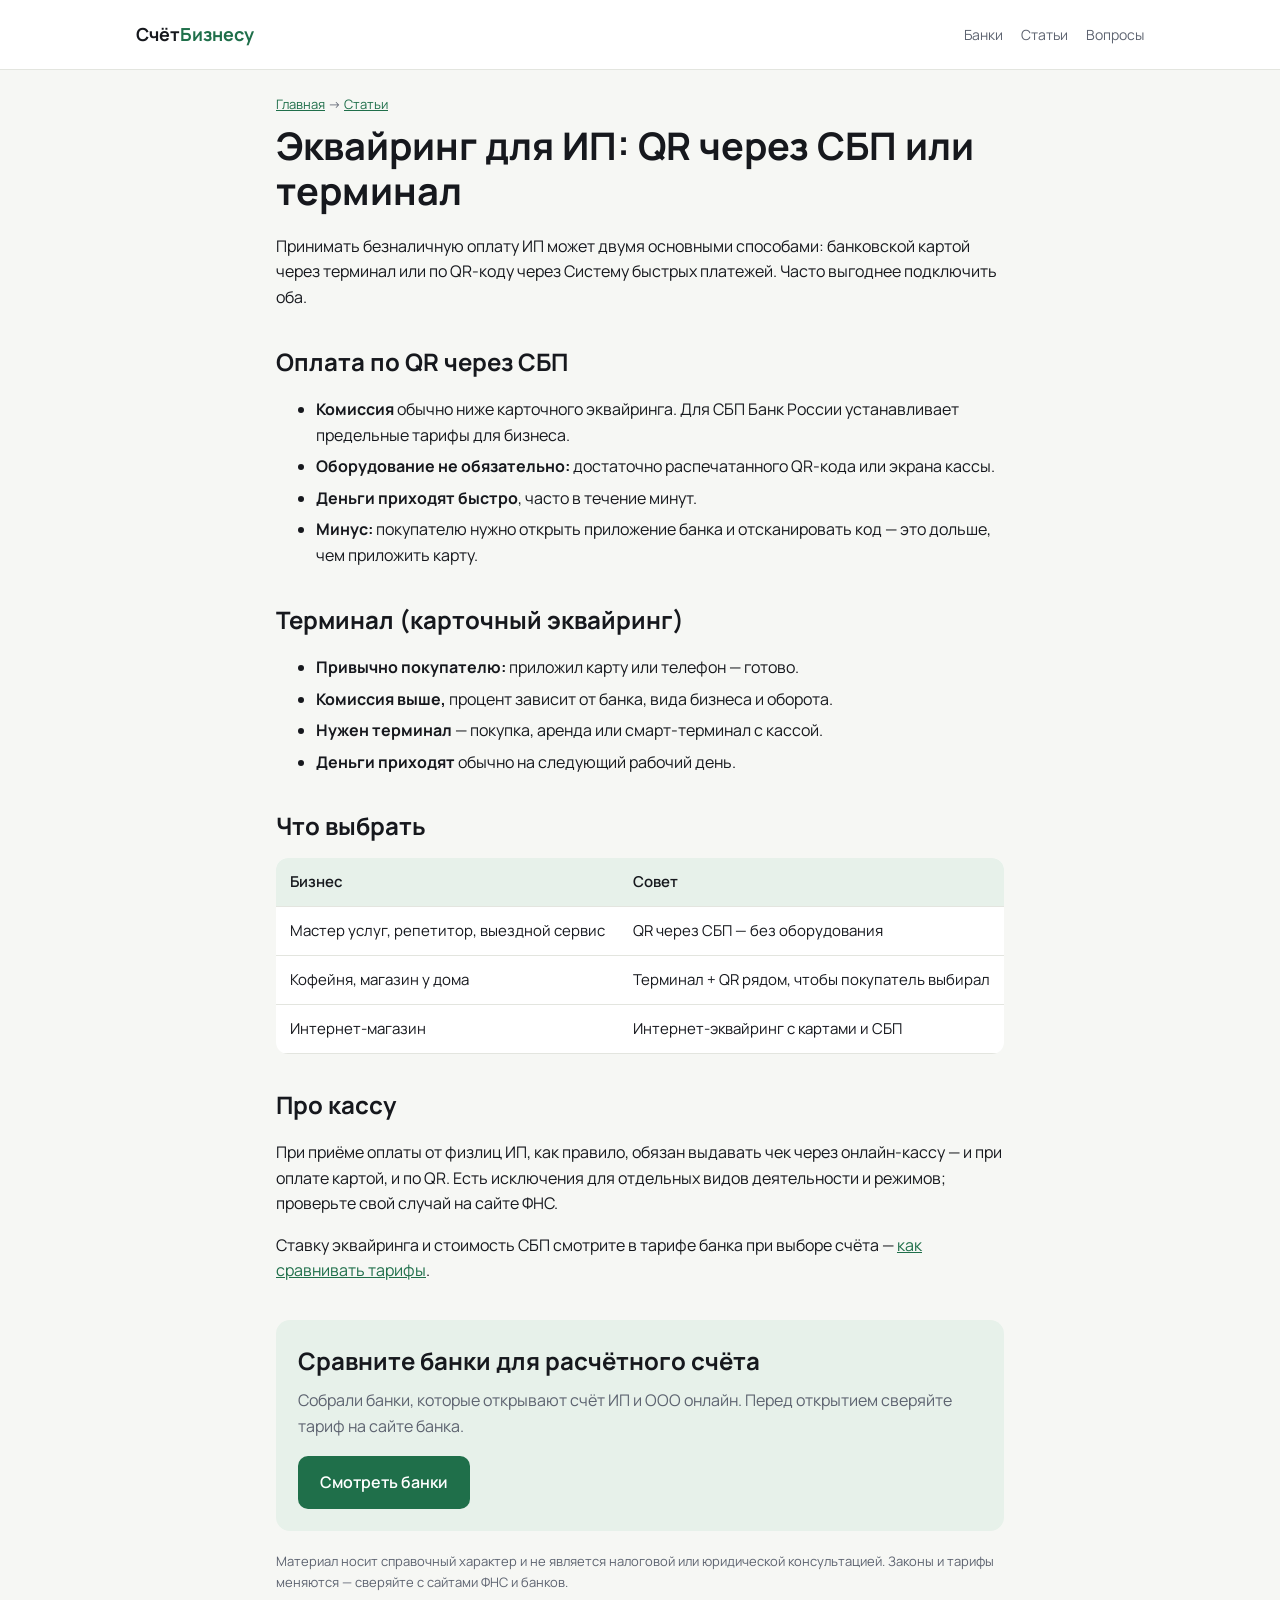
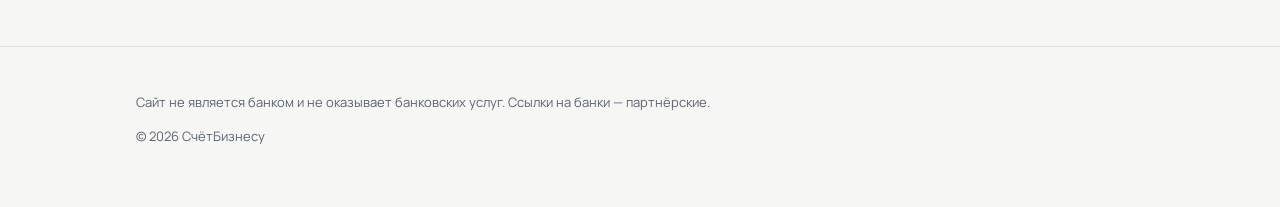
<file: articles/ekvajring-dlya-ip-qr-ili-terminal.html>
<!doctype html>
<html lang="ru">
<head>
<meta charset="utf-8">
<meta name="viewport" content="width=device-width, initial-scale=1">
<title>Эквайринг для ИП: оплата по QR через СБП или терминал — что выбрать</title>
<meta name="description" content="Чем отличается приём оплаты по QR-коду через СБП от эквайринга через терминал: комиссии, оборудование, возвраты. Что выбрать магазину, кафе и сфере услуг.">
<link rel="canonical" href="https://maxcartiworks-beep.github.io/schet-biznesu/articles/ekvajring-dlya-ip-qr-ili-terminal.html">
<meta property="og:title" content="Эквайринг для ИП: оплата по QR через СБП или терминал — что выбрать">
<meta property="og:description" content="Чем отличается приём оплаты по QR-коду через СБП от эквайринга через терминал: комиссии, оборудование, возвраты. Что выбрать магазину, кафе и сфере услуг.">
<meta property="og:type" content="article">
<meta property="og:url" content="https://maxcartiworks-beep.github.io/schet-biznesu/articles/ekvajring-dlya-ip-qr-ili-terminal.html">
<link rel="preconnect" href="https://fonts.googleapis.com">
<link href="https://fonts.googleapis.com/css2?family=Manrope:wght@400;600;700&display=swap" rel="stylesheet">
<link rel="stylesheet" href="../style.css">
<script type="application/ld+json">{"@context": "https://schema.org", "@type": "Article", "headline": "Эквайринг для ИП: QR через СБП или терминал", "description": "Чем отличается приём оплаты по QR-коду через СБП от эквайринга через терминал: комиссии, оборудование, возвраты. Что выбрать магазину, кафе и сфере услуг.", "datePublished": "2026-10-27", "inLanguage": "ru"}</script>

</head>
<body>
<header>
  <div class="wrap">
    <a class="logo" href="../">Счёт<span>Бизнесу</span></a>
    <nav><a href="../#banks">Банки</a><a href="../#articles">Статьи</a><a href="../#faq">Вопросы</a></nav>
  </div>
</header>
<main class="wrap article">
<p class="crumbs"><a href="../">Главная</a> → <a href="../#articles">Статьи</a></p>
<h1>Эквайринг для ИП: QR через СБП или терминал</h1>
<p>Принимать безналичную оплату ИП может двумя основными способами: банковской картой через терминал или по QR-коду через Систему быстрых платежей. Часто выгоднее подключить оба.</p>

<h2>Оплата по QR через СБП</h2>
<ul>
<li><b>Комиссия</b> обычно ниже карточного эквайринга. Для СБП Банк России устанавливает предельные тарифы для бизнеса.</li>
<li><b>Оборудование не обязательно:</b> достаточно распечатанного QR-кода или экрана кассы.</li>
<li><b>Деньги приходят быстро</b>, часто в течение минут.</li>
<li><b>Минус:</b> покупателю нужно открыть приложение банка и отсканировать код — это дольше, чем приложить карту.</li>
</ul>

<h2>Терминал (карточный эквайринг)</h2>
<ul>
<li><b>Привычно покупателю:</b> приложил карту или телефон — готово.</li>
<li><b>Комиссия выше,</b> процент зависит от банка, вида бизнеса и оборота.</li>
<li><b>Нужен терминал</b> — покупка, аренда или смарт-терминал с кассой.</li>
<li><b>Деньги приходят</b> обычно на следующий рабочий день.</li>
</ul>

<h2>Что выбрать</h2>
<table>
<thead><tr><th>Бизнес</th><th>Совет</th></tr></thead>
<tbody>
<tr><td>Мастер услуг, репетитор, выездной сервис</td><td>QR через СБП — без оборудования</td></tr>
<tr><td>Кофейня, магазин у дома</td><td>Терминал + QR рядом, чтобы покупатель выбирал</td></tr>
<tr><td>Интернет-магазин</td><td>Интернет-эквайринг с картами и СБП</td></tr>
</tbody>
</table>

<h2>Про кассу</h2>
<p>При приёме оплаты от физлиц ИП, как правило, обязан выдавать чек через онлайн-кассу — и при оплате картой, и по QR. Есть исключения для отдельных видов деятельности и режимов; проверьте свой случай на сайте ФНС.</p>
<p>Ставку эквайринга и стоимость СБП смотрите в тарифе банка при выборе счёта — <a href="kak-vybrat-bank-dlya-ip.html">как сравнивать тарифы</a>.</p>
<aside class="cta">
  <h2>Сравните банки для расчётного счёта</h2>
  <p>Собрали банки, которые открывают счёт ИП и ООО онлайн. Перед открытием сверяйте тариф на сайте банка.</p>
  <a class="btn" href="../#banks">Смотреть банки</a>
</aside>
<p class="note">Материал носит справочный характер и не является налоговой или юридической консультацией. Законы и тарифы меняются — сверяйте с сайтами ФНС и банков.</p>
</main>
<footer>
  <div class="wrap">
    <p>Сайт не является банком и не оказывает банковских услуг. Ссылки на банки — партнёрские.</p>
    <p>© 2026 СчётБизнесу</p>
  </div>
</footer>
</body>
</html>
</file>
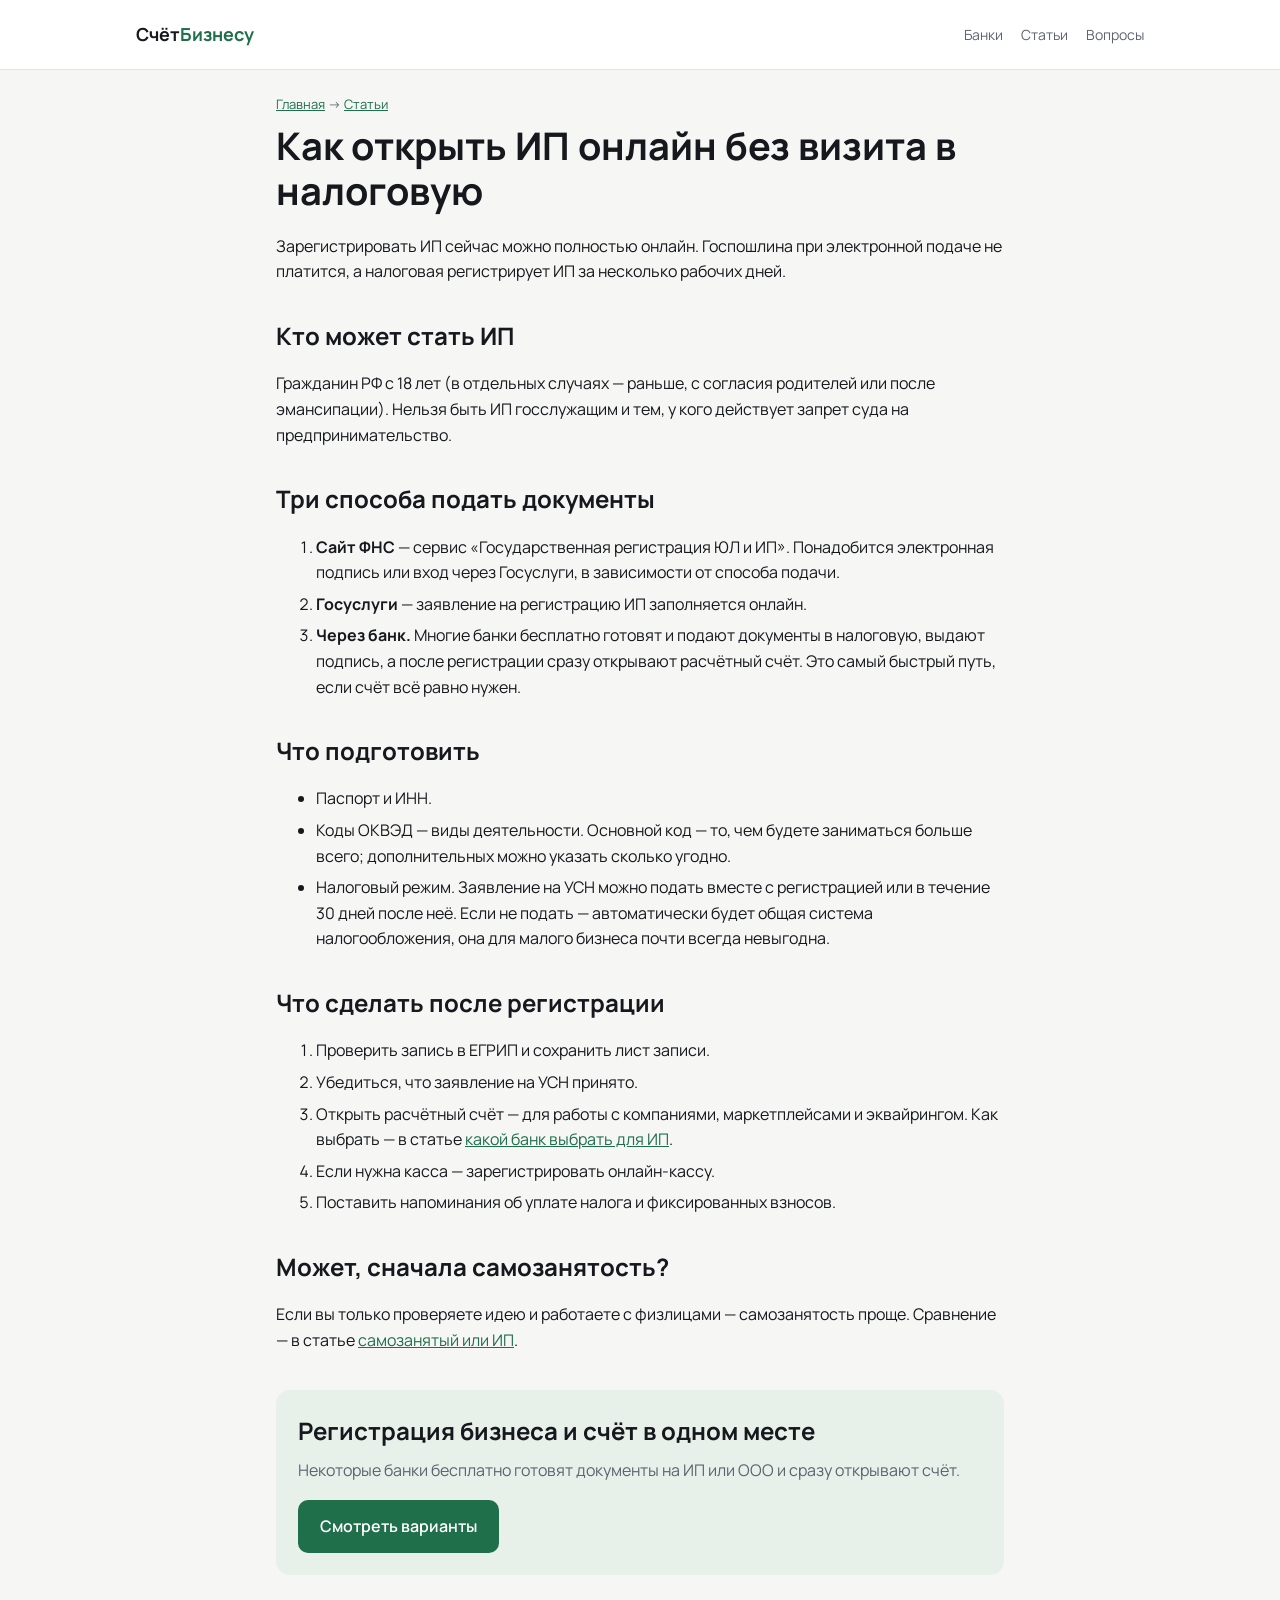
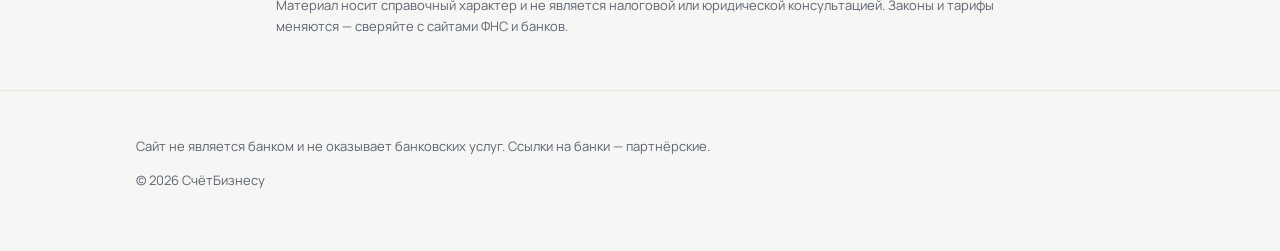
<file: articles/kak-otkryt-ip-onlajn.html>
<!doctype html>
<html lang="ru">
<head>
<meta charset="utf-8">
<meta name="viewport" content="width=device-width, initial-scale=1">
<title>Как открыть ИП онлайн бесплатно: пошаговая инструкция</title>
<meta name="description" content="Как зарегистрировать ИП онлайн без визита в налоговую: через сайт ФНС, Госуслуги или банк. Какие документы нужны, сколько ждать и что сделать после регистрации.">
<link rel="canonical" href="https://maxcartiworks-beep.github.io/schet-biznesu/articles/kak-otkryt-ip-onlajn.html">
<meta property="og:title" content="Как открыть ИП онлайн бесплатно: пошаговая инструкция">
<meta property="og:description" content="Как зарегистрировать ИП онлайн без визита в налоговую: через сайт ФНС, Госуслуги или банк. Какие документы нужны, сколько ждать и что сделать после регистрации.">
<meta property="og:type" content="article">
<meta property="og:url" content="https://maxcartiworks-beep.github.io/schet-biznesu/articles/kak-otkryt-ip-onlajn.html">
<link rel="preconnect" href="https://fonts.googleapis.com">
<link href="https://fonts.googleapis.com/css2?family=Manrope:wght@400;600;700&display=swap" rel="stylesheet">
<link rel="stylesheet" href="../style.css">
<script type="application/ld+json">{"@context": "https://schema.org", "@type": "Article", "headline": "Как открыть ИП онлайн без визита в налоговую", "description": "Как зарегистрировать ИП онлайн без визита в налоговую: через сайт ФНС, Госуслуги или банк. Какие документы нужны, сколько ждать и что сделать после регистрации.", "datePublished": "2026-10-27", "inLanguage": "ru"}</script>

</head>
<body>
<header>
  <div class="wrap">
    <a class="logo" href="../">Счёт<span>Бизнесу</span></a>
    <nav><a href="../#banks">Банки</a><a href="../#articles">Статьи</a><a href="../#faq">Вопросы</a></nav>
  </div>
</header>
<main class="wrap article">
<p class="crumbs"><a href="../">Главная</a> → <a href="../#articles">Статьи</a></p>
<h1>Как открыть ИП онлайн без визита в налоговую</h1>
<p>Зарегистрировать ИП сейчас можно полностью онлайн. Госпошлина при электронной подаче не платится, а налоговая регистрирует ИП за несколько рабочих дней.</p>

<h2>Кто может стать ИП</h2>
<p>Гражданин РФ с 18 лет (в отдельных случаях — раньше, с согласия родителей или после эмансипации). Нельзя быть ИП госслужащим и тем, у кого действует запрет суда на предпринимательство.</p>

<h2>Три способа подать документы</h2>
<ol>
<li><b>Сайт ФНС</b> — сервис «Государственная регистрация ЮЛ и ИП». Понадобится электронная подпись или вход через Госуслуги, в зависимости от способа подачи.</li>
<li><b>Госуслуги</b> — заявление на регистрацию ИП заполняется онлайн.</li>
<li><b>Через банк.</b> Многие банки бесплатно готовят и подают документы в налоговую, выдают подпись, а после регистрации сразу открывают расчётный счёт. Это самый быстрый путь, если счёт всё равно нужен.</li>
</ol>

<h2>Что подготовить</h2>
<ul>
<li>Паспорт и ИНН.</li>
<li>Коды ОКВЭД — виды деятельности. Основной код — то, чем будете заниматься больше всего; дополнительных можно указать сколько угодно.</li>
<li>Налоговый режим. Заявление на УСН можно подать вместе с регистрацией или в течение 30 дней после неё. Если не подать — автоматически будет общая система налогообложения, она для малого бизнеса почти всегда невыгодна.</li>
</ul>

<h2>Что сделать после регистрации</h2>
<ol>
<li>Проверить запись в ЕГРИП и сохранить лист записи.</li>
<li>Убедиться, что заявление на УСН принято.</li>
<li>Открыть расчётный счёт — для работы с компаниями, маркетплейсами и эквайрингом. Как выбрать — в статье <a href="kak-vybrat-bank-dlya-ip.html">какой банк выбрать для ИП</a>.</li>
<li>Если нужна касса — зарегистрировать онлайн-кассу.</li>
<li>Поставить напоминания об уплате налога и фиксированных взносов.</li>
</ol>

<h2>Может, сначала самозанятость?</h2>
<p>Если вы только проверяете идею и работаете с физлицами — самозанятость проще. Сравнение — в статье <a href="samozanyatyj-ili-ip.html">самозанятый или ИП</a>.</p>
<aside class="cta">
  <h2>Регистрация бизнеса и счёт в одном месте</h2>
  <p>Некоторые банки бесплатно готовят документы на ИП или ООО и сразу открывают счёт.</p>
  <a class="btn" href="../#register">Смотреть варианты</a>
</aside>
<p class="note">Материал носит справочный характер и не является налоговой или юридической консультацией. Законы и тарифы меняются — сверяйте с сайтами ФНС и банков.</p>
</main>
<footer>
  <div class="wrap">
    <p>Сайт не является банком и не оказывает банковских услуг. Ссылки на банки — партнёрские.</p>
    <p>© 2026 СчётБизнесу</p>
  </div>
</footer>
</body>
</html>
</file>
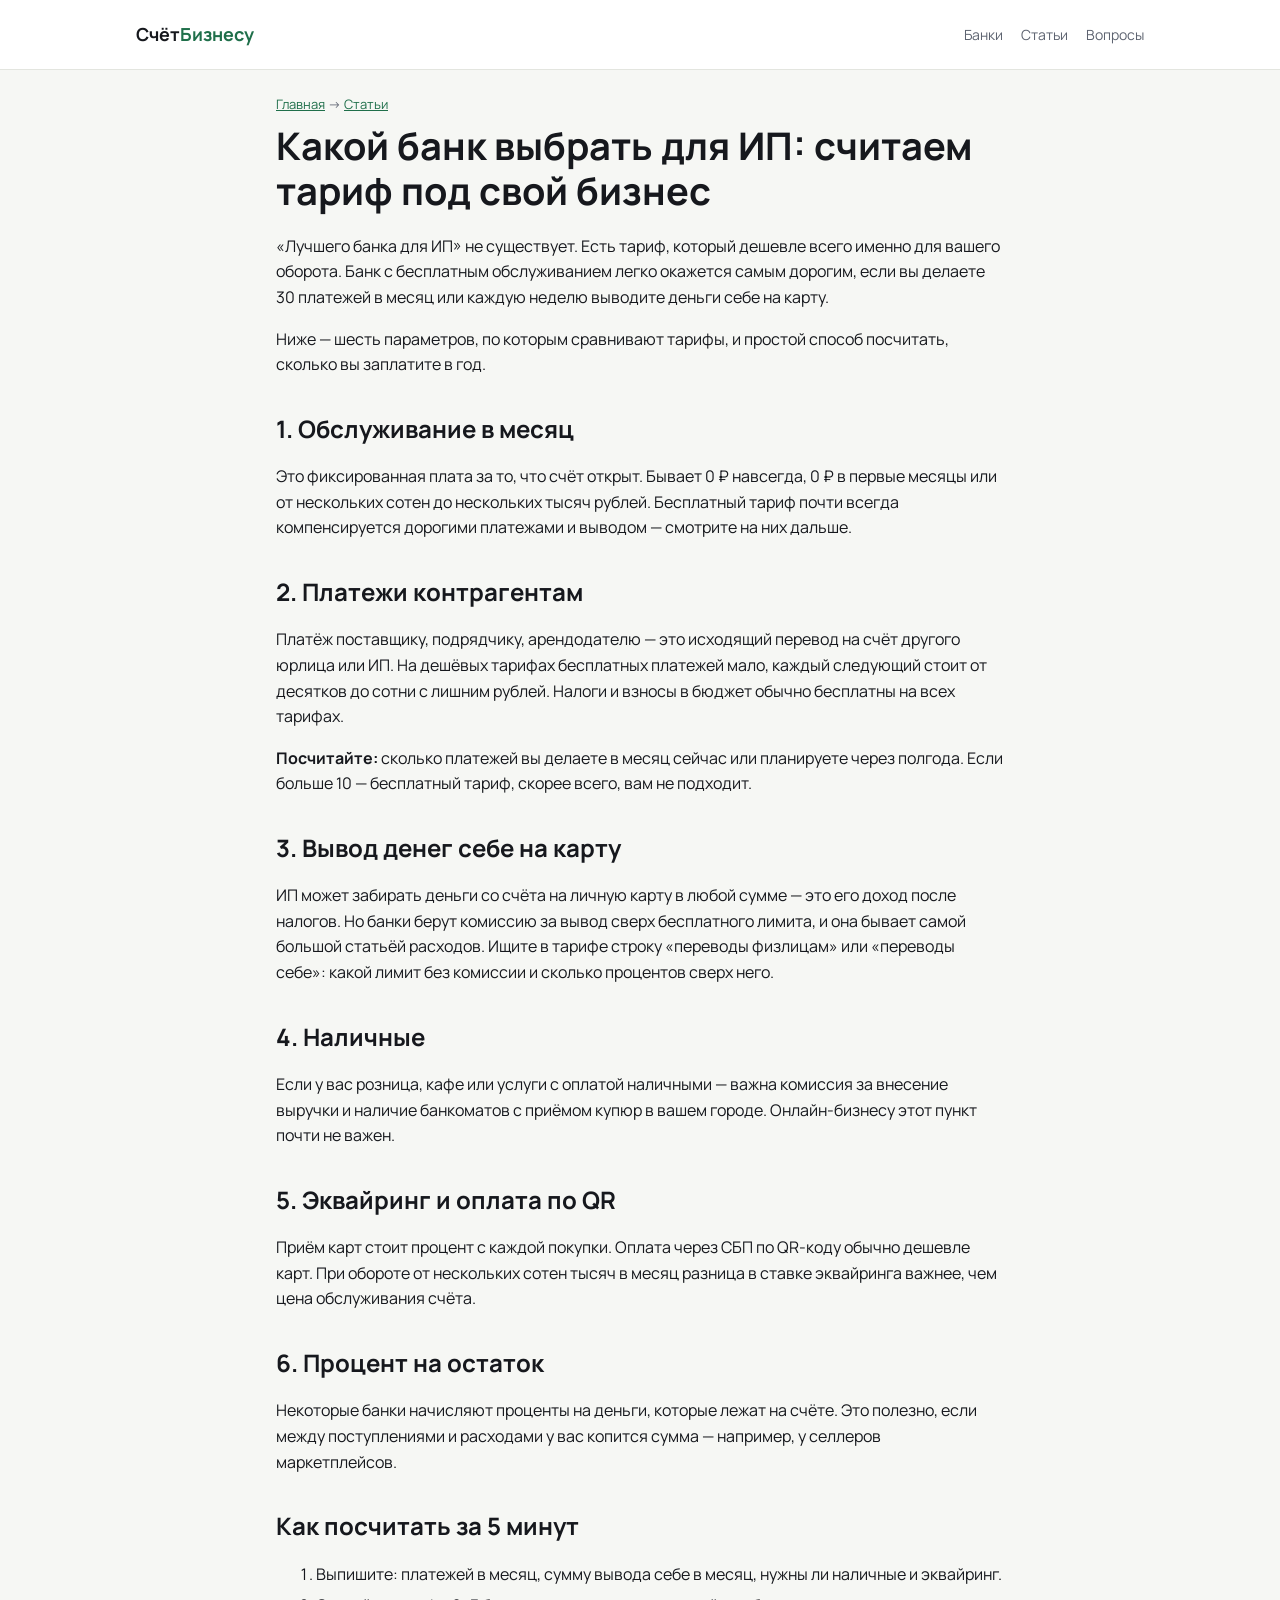
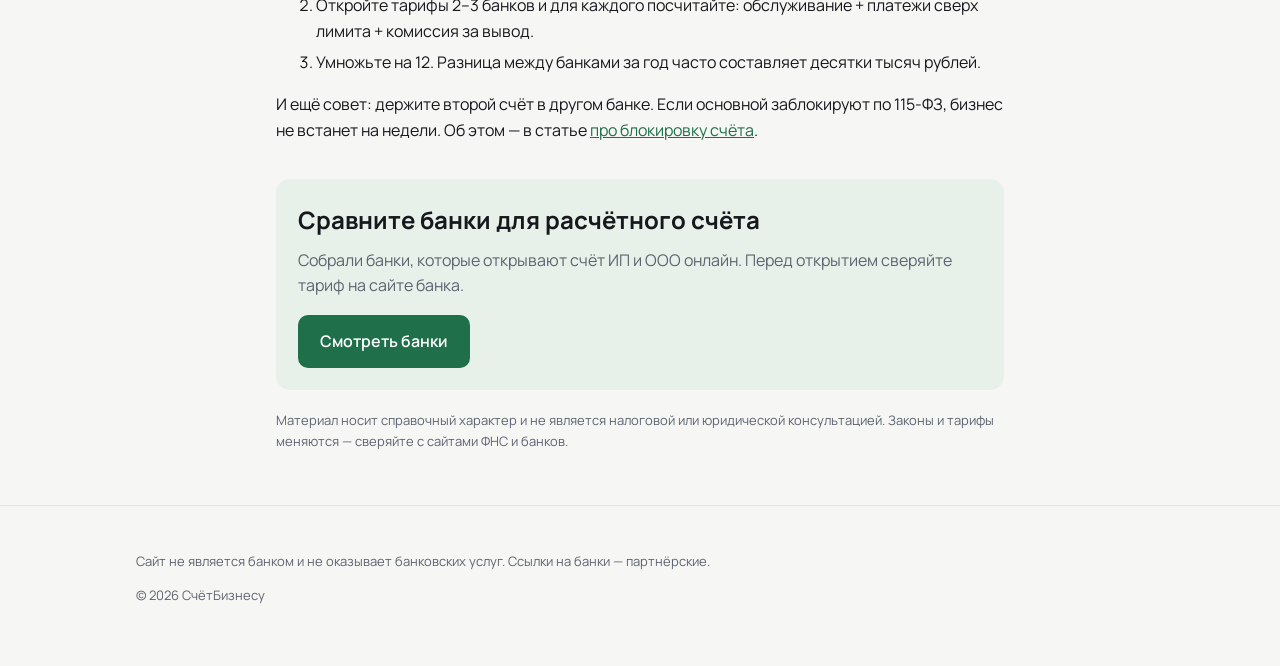
<file: articles/kak-vybrat-bank-dlya-ip.html>
<!doctype html>
<html lang="ru">
<head>
<meta charset="utf-8">
<meta name="viewport" content="width=device-width, initial-scale=1">
<title>Какой банк выбрать для ИП в 2026: 6 параметров тарифа</title>
<meta name="description" content="Как выбрать банк для расчётного счёта ИП: считаем платежи, вывод на карту, наличные и эквайринг. Пошаговый расчёт без рекламы конкретного банка.">
<link rel="canonical" href="https://maxcartiworks-beep.github.io/schet-biznesu/articles/kak-vybrat-bank-dlya-ip.html">
<meta property="og:title" content="Какой банк выбрать для ИП в 2026: 6 параметров тарифа">
<meta property="og:description" content="Как выбрать банк для расчётного счёта ИП: считаем платежи, вывод на карту, наличные и эквайринг. Пошаговый расчёт без рекламы конкретного банка.">
<meta property="og:type" content="article">
<meta property="og:url" content="https://maxcartiworks-beep.github.io/schet-biznesu/articles/kak-vybrat-bank-dlya-ip.html">
<link rel="preconnect" href="https://fonts.googleapis.com">
<link href="https://fonts.googleapis.com/css2?family=Manrope:wght@400;600;700&display=swap" rel="stylesheet">
<link rel="stylesheet" href="../style.css">
<script type="application/ld+json">{"@context": "https://schema.org", "@type": "Article", "headline": "Какой банк выбрать для ИП: считаем тариф под свой бизнес", "description": "Как выбрать банк для расчётного счёта ИП: считаем платежи, вывод на карту, наличные и эквайринг. Пошаговый расчёт без рекламы конкретного банка.", "datePublished": "2026-10-27", "inLanguage": "ru"}</script>

</head>
<body>
<header>
  <div class="wrap">
    <a class="logo" href="../">Счёт<span>Бизнесу</span></a>
    <nav><a href="../#banks">Банки</a><a href="../#articles">Статьи</a><a href="../#faq">Вопросы</a></nav>
  </div>
</header>
<main class="wrap article">
<p class="crumbs"><a href="../">Главная</a> → <a href="../#articles">Статьи</a></p>
<h1>Какой банк выбрать для ИП: считаем тариф под свой бизнес</h1>
<p>«Лучшего банка для ИП» не существует. Есть тариф, который дешевле всего именно для вашего оборота. Банк с бесплатным обслуживанием легко окажется самым дорогим, если вы делаете 30 платежей в месяц или каждую неделю выводите деньги себе на карту.</p>
<p>Ниже — шесть параметров, по которым сравнивают тарифы, и простой способ посчитать, сколько вы заплатите в год.</p>

<h2>1. Обслуживание в месяц</h2>
<p>Это фиксированная плата за то, что счёт открыт. Бывает 0 ₽ навсегда, 0 ₽ в первые месяцы или от нескольких сотен до нескольких тысяч рублей. Бесплатный тариф почти всегда компенсируется дорогими платежами и выводом — смотрите на них дальше.</p>

<h2>2. Платежи контрагентам</h2>
<p>Платёж поставщику, подрядчику, арендодателю — это исходящий перевод на счёт другого юрлица или ИП. На дешёвых тарифах бесплатных платежей мало, каждый следующий стоит от десятков до сотни с лишним рублей. Налоги и взносы в бюджет обычно бесплатны на всех тарифах.</p>
<p><b>Посчитайте:</b> сколько платежей вы делаете в месяц сейчас или планируете через полгода. Если больше 10 — бесплатный тариф, скорее всего, вам не подходит.</p>

<h2>3. Вывод денег себе на карту</h2>
<p>ИП может забирать деньги со счёта на личную карту в любой сумме — это его доход после налогов. Но банки берут комиссию за вывод сверх бесплатного лимита, и она бывает самой большой статьёй расходов. Ищите в тарифе строку «переводы физлицам» или «переводы себе»: какой лимит без комиссии и сколько процентов сверх него.</p>

<h2>4. Наличные</h2>
<p>Если у вас розница, кафе или услуги с оплатой наличными — важна комиссия за внесение выручки и наличие банкоматов с приёмом купюр в вашем городе. Онлайн-бизнесу этот пункт почти не важен.</p>

<h2>5. Эквайринг и оплата по QR</h2>
<p>Приём карт стоит процент с каждой покупки. Оплата через СБП по QR-коду обычно дешевле карт. При обороте от нескольких сотен тысяч в месяц разница в ставке эквайринга важнее, чем цена обслуживания счёта.</p>

<h2>6. Процент на остаток</h2>
<p>Некоторые банки начисляют проценты на деньги, которые лежат на счёте. Это полезно, если между поступлениями и расходами у вас копится сумма — например, у селлеров маркетплейсов.</p>

<h2>Как посчитать за 5 минут</h2>
<ol>
<li>Выпишите: платежей в месяц, сумму вывода себе в месяц, нужны ли наличные и эквайринг.</li>
<li>Откройте тарифы 2–3 банков и для каждого посчитайте: обслуживание + платежи сверх лимита + комиссия за вывод.</li>
<li>Умножьте на 12. Разница между банками за год часто составляет десятки тысяч рублей.</li>
</ol>
<p>И ещё совет: держите второй счёт в другом банке. Если основной заблокируют по 115-ФЗ, бизнес не встанет на недели. Об этом — в статье <a href="blokirovka-scheta-ip-115-fz.html">про блокировку счёта</a>.</p>
<aside class="cta">
  <h2>Сравните банки для расчётного счёта</h2>
  <p>Собрали банки, которые открывают счёт ИП и ООО онлайн. Перед открытием сверяйте тариф на сайте банка.</p>
  <a class="btn" href="../#banks">Смотреть банки</a>
</aside>
<p class="note">Материал носит справочный характер и не является налоговой или юридической консультацией. Законы и тарифы меняются — сверяйте с сайтами ФНС и банков.</p>
</main>
<footer>
  <div class="wrap">
    <p>Сайт не является банком и не оказывает банковских услуг. Ссылки на банки — партнёрские.</p>
    <p>© 2026 СчётБизнесу</p>
  </div>
</footer>
</body>
</html>
</file>
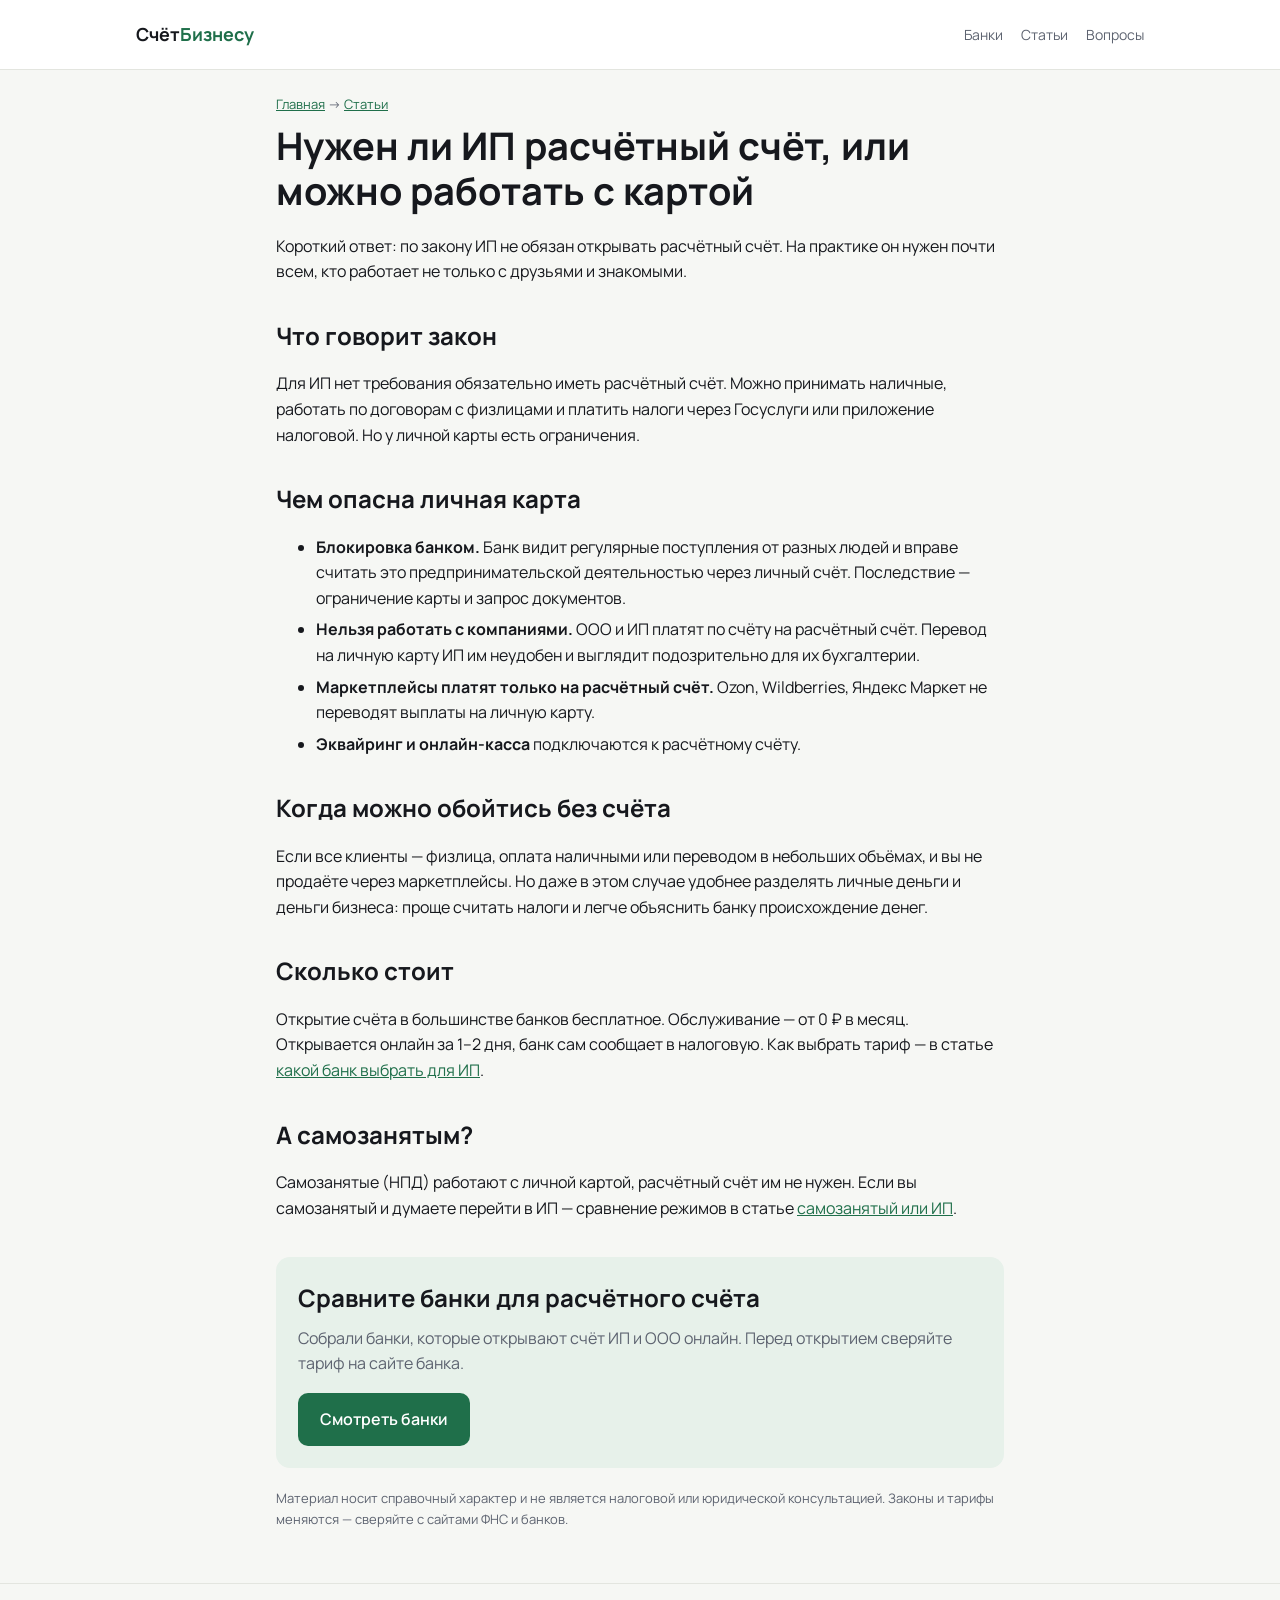
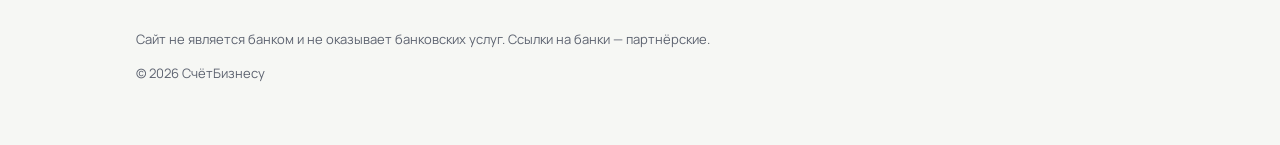
<file: articles/nuzhen-li-ip-raschetnyj-schet.html>
<!doctype html>
<html lang="ru">
<head>
<meta charset="utf-8">
<meta name="viewport" content="width=device-width, initial-scale=1">
<title>Нужен ли ИП расчётный счёт и можно ли работать с личной картой</title>
<meta name="description" content="Обязан ли ИП открывать расчётный счёт, чем рискует ИП, принимая оплату на личную карту, и в каких случаях без счёта не обойтись.">
<link rel="canonical" href="https://maxcartiworks-beep.github.io/schet-biznesu/articles/nuzhen-li-ip-raschetnyj-schet.html">
<meta property="og:title" content="Нужен ли ИП расчётный счёт и можно ли работать с личной картой">
<meta property="og:description" content="Обязан ли ИП открывать расчётный счёт, чем рискует ИП, принимая оплату на личную карту, и в каких случаях без счёта не обойтись.">
<meta property="og:type" content="article">
<meta property="og:url" content="https://maxcartiworks-beep.github.io/schet-biznesu/articles/nuzhen-li-ip-raschetnyj-schet.html">
<link rel="preconnect" href="https://fonts.googleapis.com">
<link href="https://fonts.googleapis.com/css2?family=Manrope:wght@400;600;700&display=swap" rel="stylesheet">
<link rel="stylesheet" href="../style.css">
<script type="application/ld+json">{"@context": "https://schema.org", "@type": "Article", "headline": "Нужен ли ИП расчётный счёт, или можно работать с картой", "description": "Обязан ли ИП открывать расчётный счёт, чем рискует ИП, принимая оплату на личную карту, и в каких случаях без счёта не обойтись.", "datePublished": "2026-10-27", "inLanguage": "ru"}</script>

</head>
<body>
<header>
  <div class="wrap">
    <a class="logo" href="../">Счёт<span>Бизнесу</span></a>
    <nav><a href="../#banks">Банки</a><a href="../#articles">Статьи</a><a href="../#faq">Вопросы</a></nav>
  </div>
</header>
<main class="wrap article">
<p class="crumbs"><a href="../">Главная</a> → <a href="../#articles">Статьи</a></p>
<h1>Нужен ли ИП расчётный счёт, или можно работать с картой</h1>
<p>Короткий ответ: по закону ИП не обязан открывать расчётный счёт. На практике он нужен почти всем, кто работает не только с друзьями и знакомыми.</p>

<h2>Что говорит закон</h2>
<p>Для ИП нет требования обязательно иметь расчётный счёт. Можно принимать наличные, работать по договорам с физлицами и платить налоги через Госуслуги или приложение налоговой. Но у личной карты есть ограничения.</p>

<h2>Чем опасна личная карта</h2>
<ul>
<li><b>Блокировка банком.</b> Банк видит регулярные поступления от разных людей и вправе считать это предпринимательской деятельностью через личный счёт. Последствие — ограничение карты и запрос документов.</li>
<li><b>Нельзя работать с компаниями.</b> ООО и ИП платят по счёту на расчётный счёт. Перевод на личную карту ИП им неудобен и выглядит подозрительно для их бухгалтерии.</li>
<li><b>Маркетплейсы платят только на расчётный счёт.</b> Ozon, Wildberries, Яндекс Маркет не переводят выплаты на личную карту.</li>
<li><b>Эквайринг и онлайн-касса</b> подключаются к расчётному счёту.</li>
</ul>

<h2>Когда можно обойтись без счёта</h2>
<p>Если все клиенты — физлица, оплата наличными или переводом в небольших объёмах, и вы не продаёте через маркетплейсы. Но даже в этом случае удобнее разделять личные деньги и деньги бизнеса: проще считать налоги и легче объяснить банку происхождение денег.</p>

<h2>Сколько стоит</h2>
<p>Открытие счёта в большинстве банков бесплатное. Обслуживание — от 0 ₽ в месяц. Открывается онлайн за 1–2 дня, банк сам сообщает в налоговую. Как выбрать тариф — в статье <a href="kak-vybrat-bank-dlya-ip.html">какой банк выбрать для ИП</a>.</p>

<h2>А самозанятым?</h2>
<p>Самозанятые (НПД) работают с личной картой, расчётный счёт им не нужен. Если вы самозанятый и думаете перейти в ИП — сравнение режимов в статье <a href="samozanyatyj-ili-ip.html">самозанятый или ИП</a>.</p>
<aside class="cta">
  <h2>Сравните банки для расчётного счёта</h2>
  <p>Собрали банки, которые открывают счёт ИП и ООО онлайн. Перед открытием сверяйте тариф на сайте банка.</p>
  <a class="btn" href="../#banks">Смотреть банки</a>
</aside>
<p class="note">Материал носит справочный характер и не является налоговой или юридической консультацией. Законы и тарифы меняются — сверяйте с сайтами ФНС и банков.</p>
</main>
<footer>
  <div class="wrap">
    <p>Сайт не является банком и не оказывает банковских услуг. Ссылки на банки — партнёрские.</p>
    <p>© 2026 СчётБизнесу</p>
  </div>
</footer>
</body>
</html>
</file>
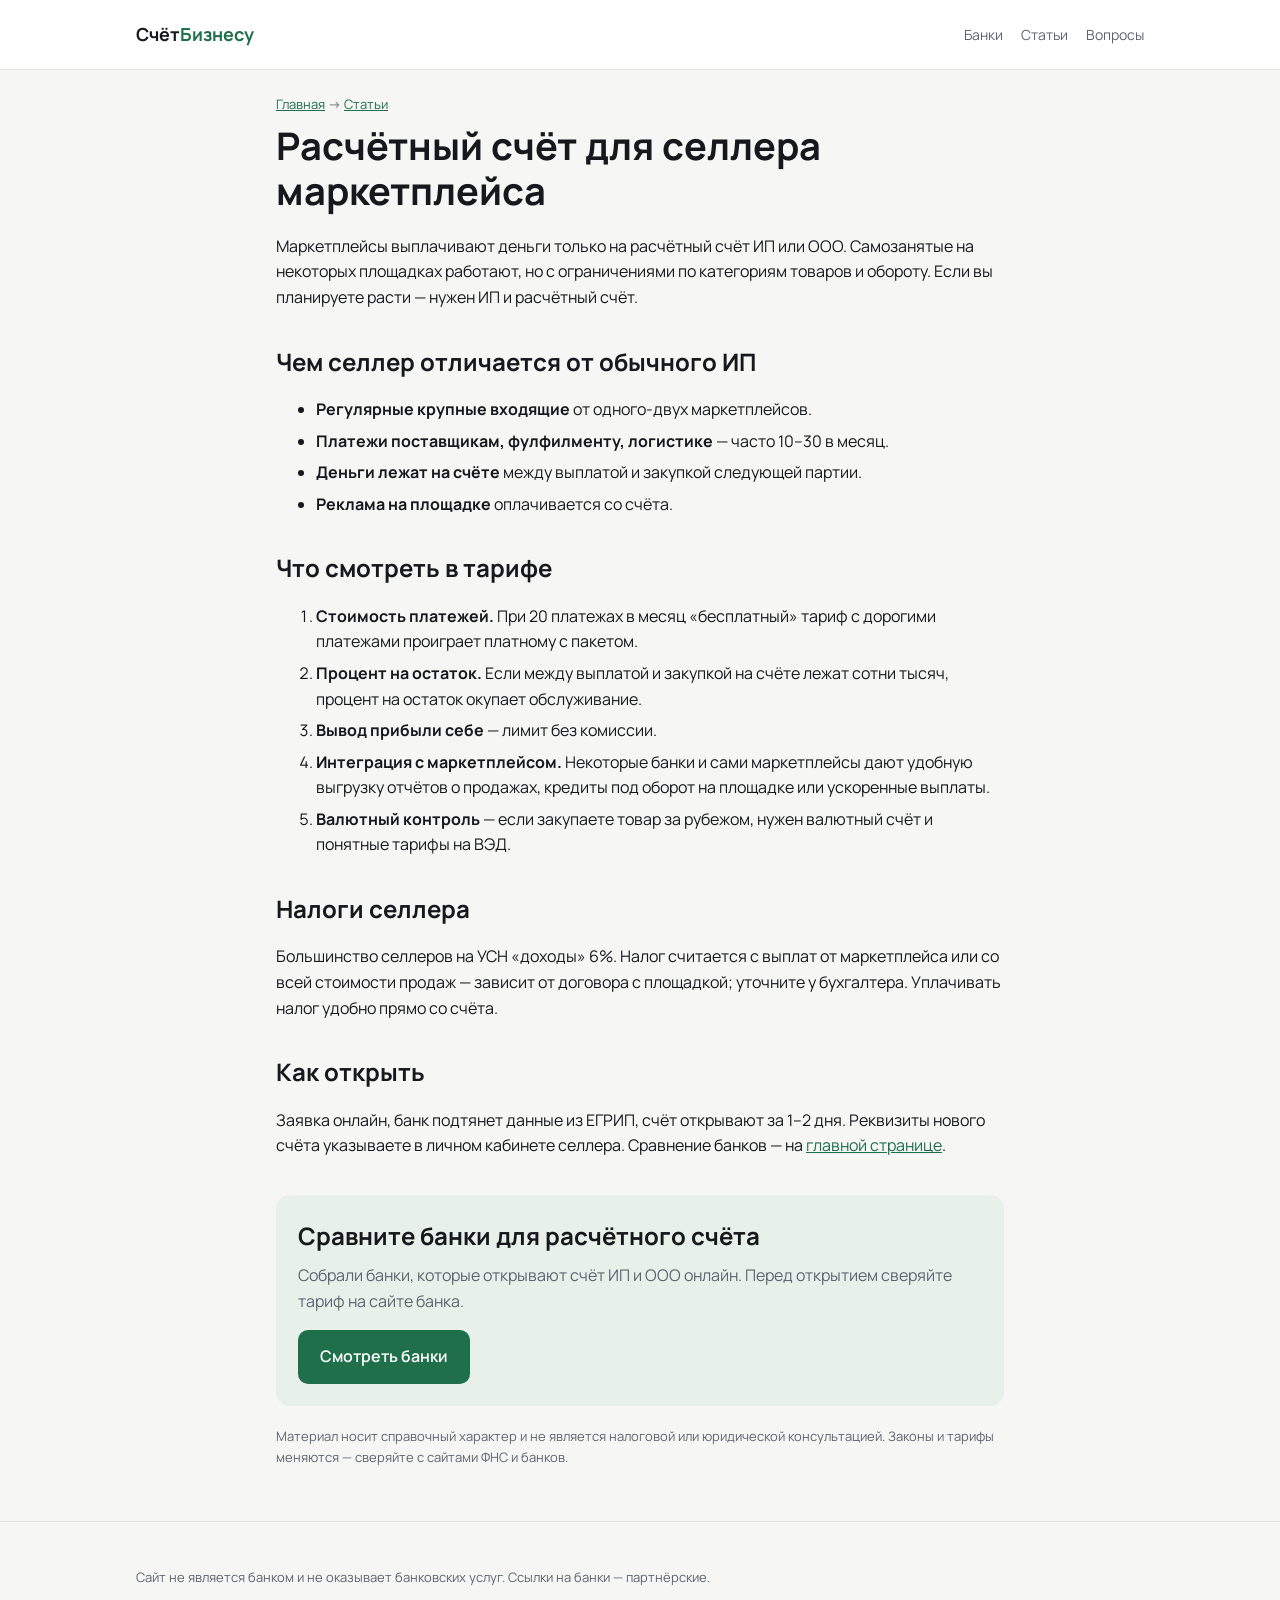
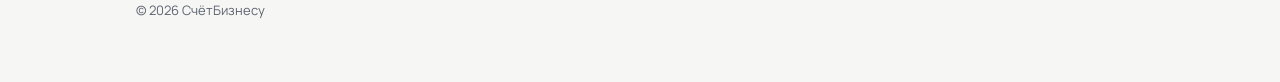
<file: articles/raschetnyj-schet-dlya-sellera.html>
<!doctype html>
<html lang="ru">
<head>
<meta charset="utf-8">
<meta name="viewport" content="width=device-width, initial-scale=1">
<title>Расчётный счёт для селлера Ozon и Wildberries: что важно в тарифе</title>
<meta name="description" content="Какой расчётный счёт нужен продавцу маркетплейса: входящие выплаты, процент на остаток, платежи поставщикам и вывод прибыли. Чек-лист для селлера.">
<link rel="canonical" href="https://maxcartiworks-beep.github.io/schet-biznesu/articles/raschetnyj-schet-dlya-sellera.html">
<meta property="og:title" content="Расчётный счёт для селлера Ozon и Wildberries: что важно в тарифе">
<meta property="og:description" content="Какой расчётный счёт нужен продавцу маркетплейса: входящие выплаты, процент на остаток, платежи поставщикам и вывод прибыли. Чек-лист для селлера.">
<meta property="og:type" content="article">
<meta property="og:url" content="https://maxcartiworks-beep.github.io/schet-biznesu/articles/raschetnyj-schet-dlya-sellera.html">
<link rel="preconnect" href="https://fonts.googleapis.com">
<link href="https://fonts.googleapis.com/css2?family=Manrope:wght@400;600;700&display=swap" rel="stylesheet">
<link rel="stylesheet" href="../style.css">
<script type="application/ld+json">{"@context": "https://schema.org", "@type": "Article", "headline": "Расчётный счёт для селлера маркетплейса", "description": "Какой расчётный счёт нужен продавцу маркетплейса: входящие выплаты, процент на остаток, платежи поставщикам и вывод прибыли. Чек-лист для селлера.", "datePublished": "2026-10-27", "inLanguage": "ru"}</script>

</head>
<body>
<header>
  <div class="wrap">
    <a class="logo" href="../">Счёт<span>Бизнесу</span></a>
    <nav><a href="../#banks">Банки</a><a href="../#articles">Статьи</a><a href="../#faq">Вопросы</a></nav>
  </div>
</header>
<main class="wrap article">
<p class="crumbs"><a href="../">Главная</a> → <a href="../#articles">Статьи</a></p>
<h1>Расчётный счёт для селлера маркетплейса</h1>
<p>Маркетплейсы выплачивают деньги только на расчётный счёт ИП или ООО. Самозанятые на некоторых площадках работают, но с ограничениями по категориям товаров и обороту. Если вы планируете расти — нужен ИП и расчётный счёт.</p>

<h2>Чем селлер отличается от обычного ИП</h2>
<ul>
<li><b>Регулярные крупные входящие</b> от одного-двух маркетплейсов.</li>
<li><b>Платежи поставщикам, фулфилменту, логистике</b> — часто 10–30 в месяц.</li>
<li><b>Деньги лежат на счёте</b> между выплатой и закупкой следующей партии.</li>
<li><b>Реклама на площадке</b> оплачивается со счёта.</li>
</ul>

<h2>Что смотреть в тарифе</h2>
<ol>
<li><b>Стоимость платежей.</b> При 20 платежах в месяц «бесплатный» тариф с дорогими платежами проиграет платному с пакетом.</li>
<li><b>Процент на остаток.</b> Если между выплатой и закупкой на счёте лежат сотни тысяч, процент на остаток окупает обслуживание.</li>
<li><b>Вывод прибыли себе</b> — лимит без комиссии.</li>
<li><b>Интеграция с маркетплейсом.</b> Некоторые банки и сами маркетплейсы дают удобную выгрузку отчётов о продажах, кредиты под оборот на площадке или ускоренные выплаты.</li>
<li><b>Валютный контроль</b> — если закупаете товар за рубежом, нужен валютный счёт и понятные тарифы на ВЭД.</li>
</ol>

<h2>Налоги селлера</h2>
<p>Большинство селлеров на УСН «доходы» 6%. Налог считается с выплат от маркетплейса или со всей стоимости продаж — зависит от договора с площадкой; уточните у бухгалтера. Уплачивать налог удобно прямо со счёта.</p>

<h2>Как открыть</h2>
<p>Заявка онлайн, банк подтянет данные из ЕГРИП, счёт открывают за 1–2 дня. Реквизиты нового счёта указываете в личном кабинете селлера. Сравнение банков — на <a href="../#banks">главной странице</a>.</p>
<aside class="cta">
  <h2>Сравните банки для расчётного счёта</h2>
  <p>Собрали банки, которые открывают счёт ИП и ООО онлайн. Перед открытием сверяйте тариф на сайте банка.</p>
  <a class="btn" href="../#banks">Смотреть банки</a>
</aside>
<p class="note">Материал носит справочный характер и не является налоговой или юридической консультацией. Законы и тарифы меняются — сверяйте с сайтами ФНС и банков.</p>
</main>
<footer>
  <div class="wrap">
    <p>Сайт не является банком и не оказывает банковских услуг. Ссылки на банки — партнёрские.</p>
    <p>© 2026 СчётБизнесу</p>
  </div>
</footer>
</body>
</html>
</file>
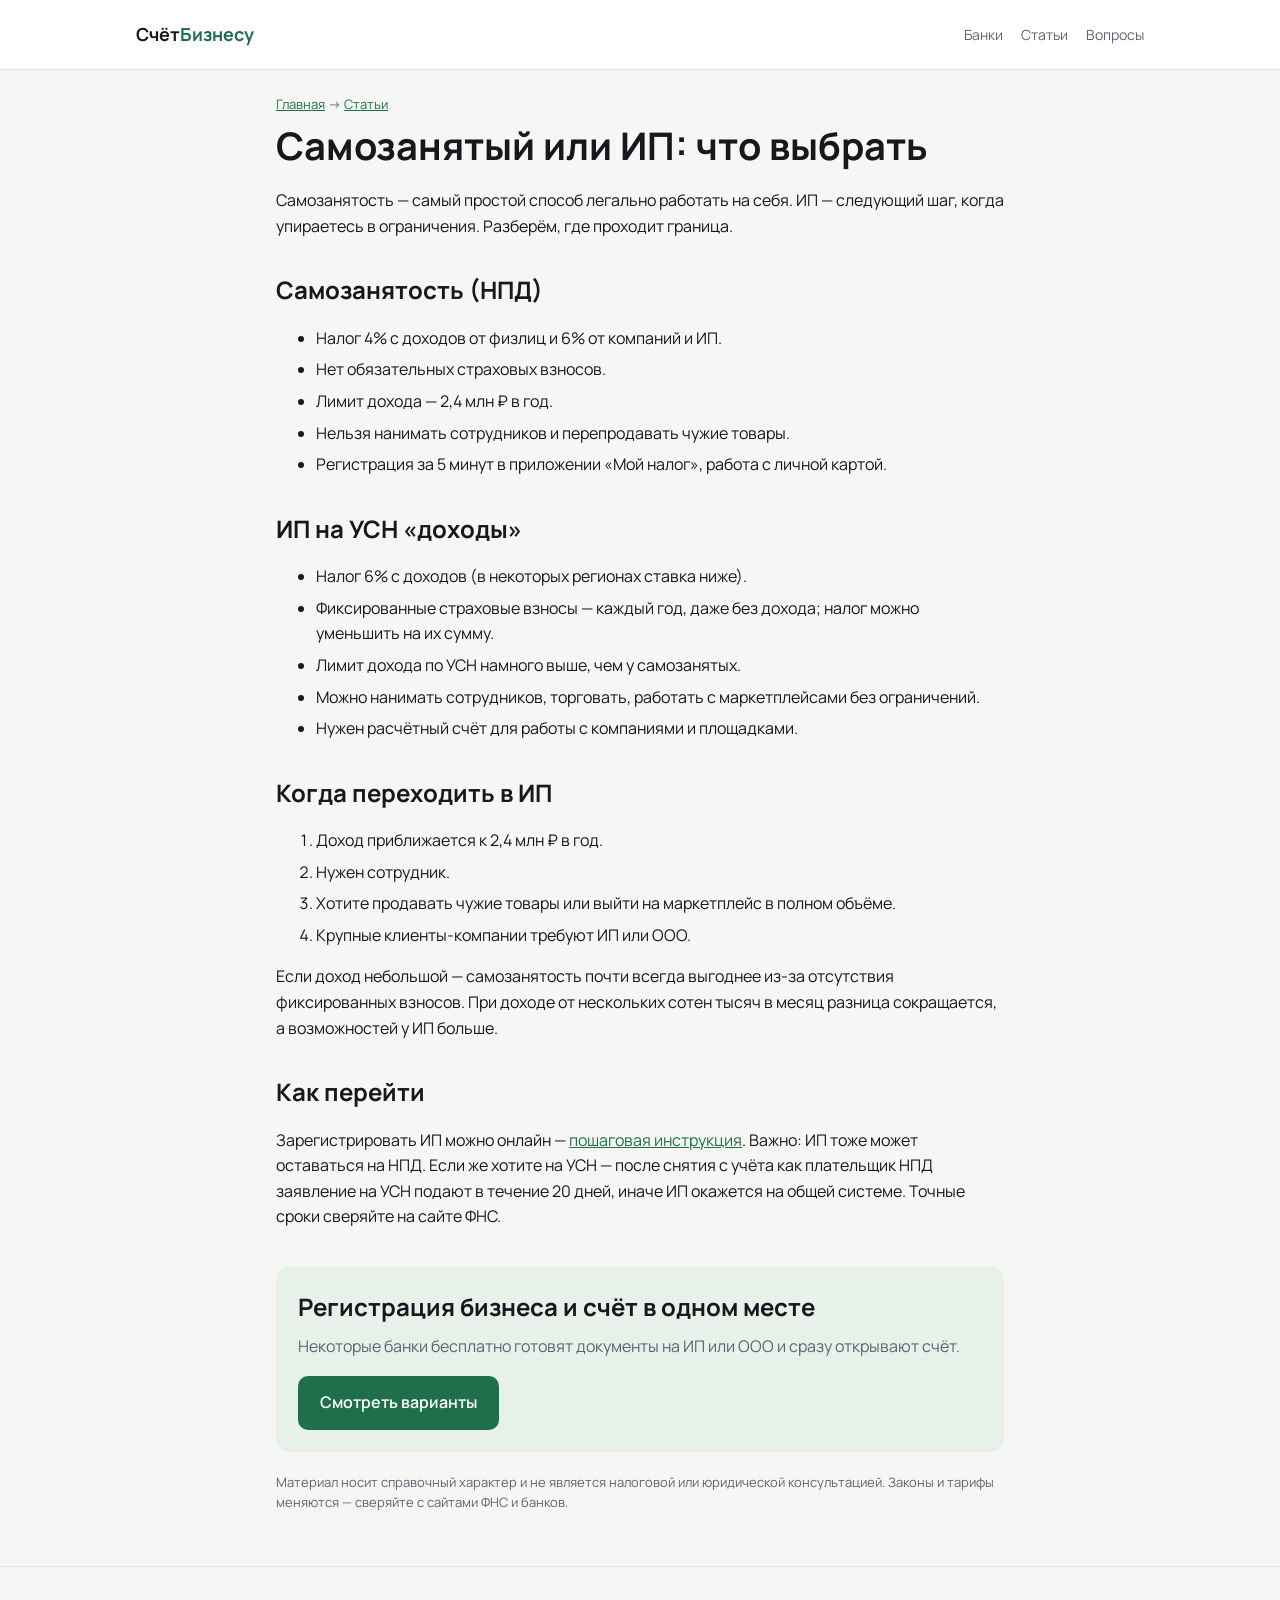
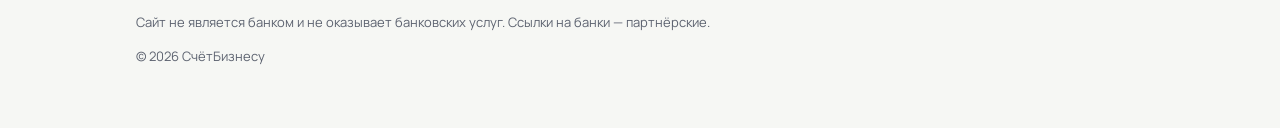
<file: articles/samozanyatyj-ili-ip.html>
<!doctype html>
<html lang="ru">
<head>
<meta charset="utf-8">
<meta name="viewport" content="width=device-width, initial-scale=1">
<title>Самозанятый или ИП: что выбрать и когда переходить</title>
<meta name="description" content="Сравнение самозанятости (НПД) и ИП на УСН: налоги, взносы, лимит дохода, работа с компаниями и маркетплейсами. Когда пора переходить из самозанятых в ИП.">
<link rel="canonical" href="https://maxcartiworks-beep.github.io/schet-biznesu/articles/samozanyatyj-ili-ip.html">
<meta property="og:title" content="Самозанятый или ИП: что выбрать и когда переходить">
<meta property="og:description" content="Сравнение самозанятости (НПД) и ИП на УСН: налоги, взносы, лимит дохода, работа с компаниями и маркетплейсами. Когда пора переходить из самозанятых в ИП.">
<meta property="og:type" content="article">
<meta property="og:url" content="https://maxcartiworks-beep.github.io/schet-biznesu/articles/samozanyatyj-ili-ip.html">
<link rel="preconnect" href="https://fonts.googleapis.com">
<link href="https://fonts.googleapis.com/css2?family=Manrope:wght@400;600;700&display=swap" rel="stylesheet">
<link rel="stylesheet" href="../style.css">
<script type="application/ld+json">{"@context": "https://schema.org", "@type": "Article", "headline": "Самозанятый или ИП: что выбрать", "description": "Сравнение самозанятости (НПД) и ИП на УСН: налоги, взносы, лимит дохода, работа с компаниями и маркетплейсами. Когда пора переходить из самозанятых в ИП.", "datePublished": "2026-10-27", "inLanguage": "ru"}</script>

</head>
<body>
<header>
  <div class="wrap">
    <a class="logo" href="../">Счёт<span>Бизнесу</span></a>
    <nav><a href="../#banks">Банки</a><a href="../#articles">Статьи</a><a href="../#faq">Вопросы</a></nav>
  </div>
</header>
<main class="wrap article">
<p class="crumbs"><a href="../">Главная</a> → <a href="../#articles">Статьи</a></p>
<h1>Самозанятый или ИП: что выбрать</h1>
<p>Самозанятость — самый простой способ легально работать на себя. ИП — следующий шаг, когда упираетесь в ограничения. Разберём, где проходит граница.</p>

<h2>Самозанятость (НПД)</h2>
<ul>
<li>Налог 4% с доходов от физлиц и 6% от компаний и ИП.</li>
<li>Нет обязательных страховых взносов.</li>
<li>Лимит дохода — 2,4 млн ₽ в год.</li>
<li>Нельзя нанимать сотрудников и перепродавать чужие товары.</li>
<li>Регистрация за 5 минут в приложении «Мой налог», работа с личной картой.</li>
</ul>

<h2>ИП на УСН «доходы»</h2>
<ul>
<li>Налог 6% с доходов (в некоторых регионах ставка ниже).</li>
<li>Фиксированные страховые взносы — каждый год, даже без дохода; налог можно уменьшить на их сумму.</li>
<li>Лимит дохода по УСН намного выше, чем у самозанятых.</li>
<li>Можно нанимать сотрудников, торговать, работать с маркетплейсами без ограничений.</li>
<li>Нужен расчётный счёт для работы с компаниями и площадками.</li>
</ul>

<h2>Когда переходить в ИП</h2>
<ol>
<li>Доход приближается к 2,4 млн ₽ в год.</li>
<li>Нужен сотрудник.</li>
<li>Хотите продавать чужие товары или выйти на маркетплейс в полном объёме.</li>
<li>Крупные клиенты-компании требуют ИП или ООО.</li>
</ol>
<p>Если доход небольшой — самозанятость почти всегда выгоднее из-за отсутствия фиксированных взносов. При доходе от нескольких сотен тысяч в месяц разница сокращается, а возможностей у ИП больше.</p>

<h2>Как перейти</h2>
<p>Зарегистрировать ИП можно онлайн — <a href="kak-otkryt-ip-onlajn.html">пошаговая инструкция</a>. Важно: ИП тоже может оставаться на НПД. Если же хотите на УСН — после снятия с учёта как плательщик НПД заявление на УСН подают в течение 20 дней, иначе ИП окажется на общей системе. Точные сроки сверяйте на сайте ФНС.</p>
<aside class="cta">
  <h2>Регистрация бизнеса и счёт в одном месте</h2>
  <p>Некоторые банки бесплатно готовят документы на ИП или ООО и сразу открывают счёт.</p>
  <a class="btn" href="../#register">Смотреть варианты</a>
</aside>
<p class="note">Материал носит справочный характер и не является налоговой или юридической консультацией. Законы и тарифы меняются — сверяйте с сайтами ФНС и банков.</p>
</main>
<footer>
  <div class="wrap">
    <p>Сайт не является банком и не оказывает банковских услуг. Ссылки на банки — партнёрские.</p>
    <p>© 2026 СчётБизнесу</p>
  </div>
</footer>
</body>
</html>
</file>
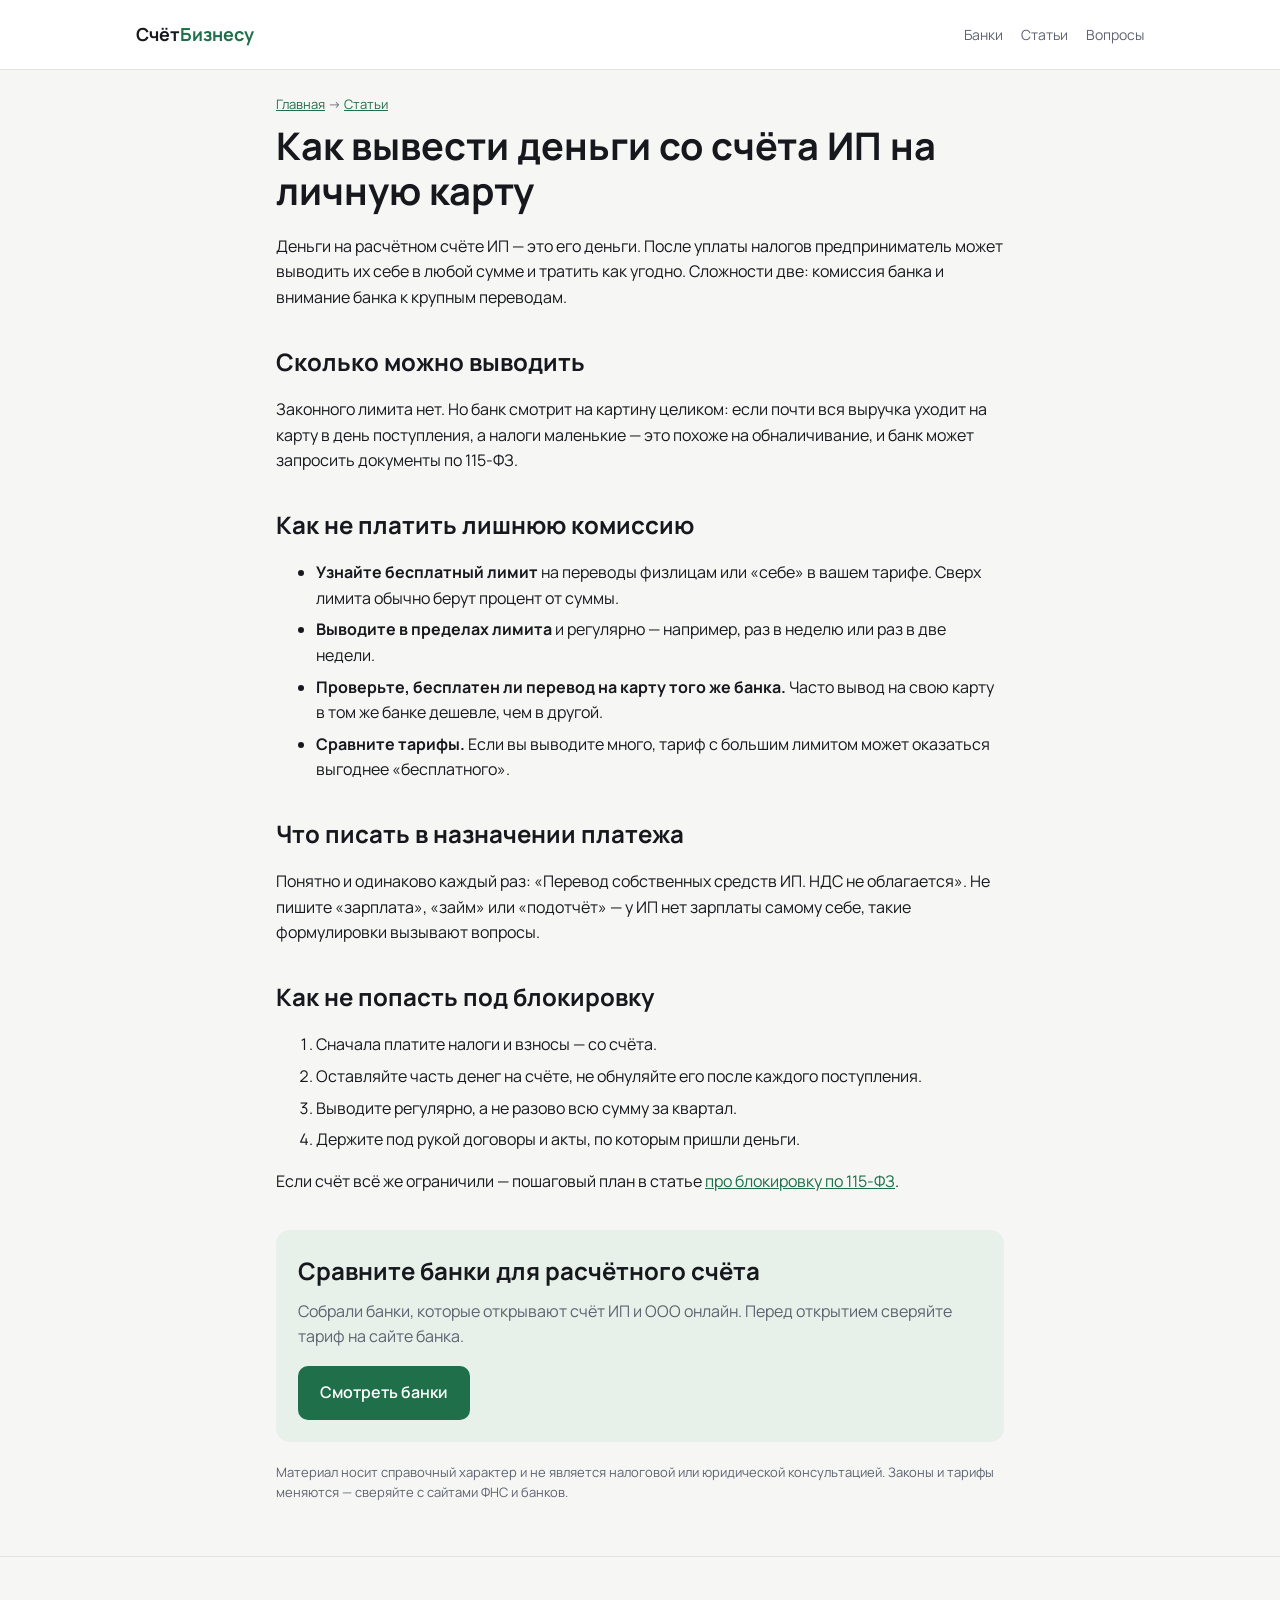
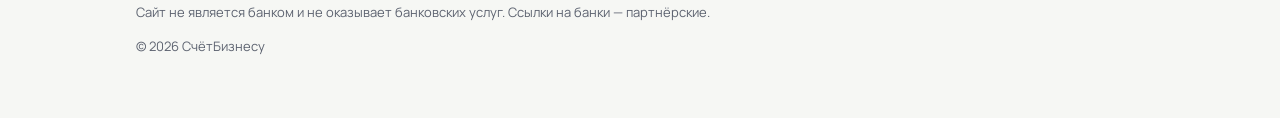
<file: articles/vyvod-deneg-so-scheta-ip.html>
<!doctype html>
<html lang="ru">
<head>
<meta charset="utf-8">
<meta name="viewport" content="width=device-width, initial-scale=1">
<title>Как вывести деньги со счёта ИП на карту: без лишних комиссий и вопросов банка</title>
<meta name="description" content="Сколько ИП может выводить себе со счёта, как не платить лишнюю комиссию банку, что писать в назначении платежа и как не попасть под 115-ФЗ.">
<link rel="canonical" href="https://maxcartiworks-beep.github.io/schet-biznesu/articles/vyvod-deneg-so-scheta-ip.html">
<meta property="og:title" content="Как вывести деньги со счёта ИП на карту: без лишних комиссий и вопросов банка">
<meta property="og:description" content="Сколько ИП может выводить себе со счёта, как не платить лишнюю комиссию банку, что писать в назначении платежа и как не попасть под 115-ФЗ.">
<meta property="og:type" content="article">
<meta property="og:url" content="https://maxcartiworks-beep.github.io/schet-biznesu/articles/vyvod-deneg-so-scheta-ip.html">
<link rel="preconnect" href="https://fonts.googleapis.com">
<link href="https://fonts.googleapis.com/css2?family=Manrope:wght@400;600;700&display=swap" rel="stylesheet">
<link rel="stylesheet" href="../style.css">
<script type="application/ld+json">{"@context": "https://schema.org", "@type": "Article", "headline": "Как вывести деньги со счёта ИП на личную карту", "description": "Сколько ИП может выводить себе со счёта, как не платить лишнюю комиссию банку, что писать в назначении платежа и как не попасть под 115-ФЗ.", "datePublished": "2026-10-27", "inLanguage": "ru"}</script>

</head>
<body>
<header>
  <div class="wrap">
    <a class="logo" href="../">Счёт<span>Бизнесу</span></a>
    <nav><a href="../#banks">Банки</a><a href="../#articles">Статьи</a><a href="../#faq">Вопросы</a></nav>
  </div>
</header>
<main class="wrap article">
<p class="crumbs"><a href="../">Главная</a> → <a href="../#articles">Статьи</a></p>
<h1>Как вывести деньги со счёта ИП на личную карту</h1>
<p>Деньги на расчётном счёте ИП — это его деньги. После уплаты налогов предприниматель может выводить их себе в любой сумме и тратить как угодно. Сложности две: комиссия банка и внимание банка к крупным переводам.</p>

<h2>Сколько можно выводить</h2>
<p>Законного лимита нет. Но банк смотрит на картину целиком: если почти вся выручка уходит на карту в день поступления, а налоги маленькие — это похоже на обналичивание, и банк может запросить документы по 115-ФЗ.</p>

<h2>Как не платить лишнюю комиссию</h2>
<ul>
<li><b>Узнайте бесплатный лимит</b> на переводы физлицам или «себе» в вашем тарифе. Сверх лимита обычно берут процент от суммы.</li>
<li><b>Выводите в пределах лимита</b> и регулярно — например, раз в неделю или раз в две недели.</li>
<li><b>Проверьте, бесплатен ли перевод на карту того же банка.</b> Часто вывод на свою карту в том же банке дешевле, чем в другой.</li>
<li><b>Сравните тарифы.</b> Если вы выводите много, тариф с большим лимитом может оказаться выгоднее «бесплатного».</li>
</ul>

<h2>Что писать в назначении платежа</h2>
<p>Понятно и одинаково каждый раз: «Перевод собственных средств ИП. НДС не облагается». Не пишите «зарплата», «займ» или «подотчёт» — у ИП нет зарплаты самому себе, такие формулировки вызывают вопросы.</p>

<h2>Как не попасть под блокировку</h2>
<ol>
<li>Сначала платите налоги и взносы — со счёта.</li>
<li>Оставляйте часть денег на счёте, не обнуляйте его после каждого поступления.</li>
<li>Выводите регулярно, а не разово всю сумму за квартал.</li>
<li>Держите под рукой договоры и акты, по которым пришли деньги.</li>
</ol>
<p>Если счёт всё же ограничили — пошаговый план в статье <a href="blokirovka-scheta-ip-115-fz.html">про блокировку по 115-ФЗ</a>.</p>
<aside class="cta">
  <h2>Сравните банки для расчётного счёта</h2>
  <p>Собрали банки, которые открывают счёт ИП и ООО онлайн. Перед открытием сверяйте тариф на сайте банка.</p>
  <a class="btn" href="../#banks">Смотреть банки</a>
</aside>
<p class="note">Материал носит справочный характер и не является налоговой или юридической консультацией. Законы и тарифы меняются — сверяйте с сайтами ФНС и банков.</p>
</main>
<footer>
  <div class="wrap">
    <p>Сайт не является банком и не оказывает банковских услуг. Ссылки на банки — партнёрские.</p>
    <p>© 2026 СчётБизнесу</p>
  </div>
</footer>
</body>
</html>
</file>
<file: style.css>
:root{
  --bg:#f6f7f4;--card:#ffffff;--ink:#16181d;--muted:#5d6370;--line:#e3e5df;
  --accent:#1f6f4a;--accent-ink:#ffffff;--soft:#e7f1ea;--warn:#8a5a00;
}
*{box-sizing:border-box}
body{margin:0;background:var(--bg);color:var(--ink);font:16px/1.6 Manrope,system-ui,sans-serif}
a{color:var(--accent)}
.wrap{max-width:1040px;margin:0 auto;padding:0 16px}
header{padding:20px 0;border-bottom:1px solid var(--line);background:var(--card)}
header .wrap{display:flex;justify-content:space-between;align-items:center;gap:12px}
.logo{font-weight:700;font-size:18px}
.logo span{color:var(--accent)}
nav a{color:var(--muted);text-decoration:none;margin-left:18px;font-size:14px}
.hero{padding:56px 0 40px}
.hero h1{font-size:clamp(28px,5vw,44px);line-height:1.15;margin:0 0 16px;font-weight:700;max-width:760px}
.hero p{color:var(--muted);font-size:18px;max-width:640px;margin:0 0 24px}
.btn{display:inline-block;background:var(--accent);color:var(--accent-ink);padding:14px 22px;border-radius:10px;text-decoration:none;font-weight:600}
.btn.ghost{background:transparent;color:var(--accent);border:1px solid var(--accent)}
.badges{display:flex;flex-wrap:wrap;gap:8px;margin-top:24px}
.badge{background:var(--soft);color:var(--accent);padding:6px 12px;border-radius:999px;font-size:13px;font-weight:600}
section{padding:40px 0}
h2{font-size:clamp(22px,3.5vw,30px);margin:0 0 20px}
.grid{display:grid;grid-template-columns:repeat(auto-fit,minmax(280px,1fr));gap:16px}
.card{background:var(--card);border:1px solid var(--line);border-radius:14px;padding:22px;display:flex;flex-direction:column;gap:10px}
.card h3{margin:0;font-size:20px}
.card ul{margin:0;padding-left:18px;color:var(--muted);font-size:15px}
.card .for{font-size:13px;color:var(--accent);font-weight:600}
.card .btn{margin-top:auto;text-align:center}
.note{font-size:13px;color:var(--muted)}
.erid{font-size:11px;color:var(--muted)}
.steps{counter-reset:s;display:grid;gap:12px}
.step{background:var(--card);border:1px solid var(--line);border-radius:12px;padding:16px 18px 16px 56px;position:relative}
.step::before{counter-increment:s;content:counter(s);position:absolute;left:16px;top:14px;width:28px;height:28px;border-radius:50%;background:var(--accent);color:#fff;display:grid;place-items:center;font-weight:700;font-size:14px}
table{width:100%;border-collapse:collapse;background:var(--card);border-radius:12px;overflow:hidden;font-size:15px}
th,td{text-align:left;padding:12px 14px;border-bottom:1px solid var(--line);vertical-align:top}
th{background:var(--soft);font-weight:600}
.tablewrap{overflow-x:auto;border:1px solid var(--line);border-radius:12px}
details{background:var(--card);border:1px solid var(--line);border-radius:12px;padding:14px 18px;margin-bottom:10px}
summary{cursor:pointer;font-weight:600}
details p{color:var(--muted);margin:10px 0 0}
footer{padding:32px 0 48px;border-top:1px solid var(--line);color:var(--muted);font-size:13px}
.ad{font-size:12px;color:var(--muted);border:1px dashed var(--line);border-radius:8px;padding:8px 12px;margin-top:14px}
@media (max-width:640px){nav{display:none}.hero{padding:36px 0 24px}}
a.logo{text-decoration:none;color:var(--ink)}
.card.link{text-decoration:none;color:var(--ink)}
.card.link:hover{border-color:var(--accent)}
.card.link p{margin:0}
.article{max-width:760px;padding-top:24px;padding-bottom:40px}
.article h1{font-size:clamp(26px,4.5vw,38px);line-height:1.2;margin:8px 0 20px}
.article h2{font-size:clamp(20px,3vw,24px);margin:32px 0 12px}
.article li{margin-bottom:6px}
.crumbs{font-size:13px;color:var(--muted);margin:0}
.cta{background:var(--soft);border-radius:14px;padding:22px;margin:36px 0 20px}
.cta h2{margin:0 0 8px}
.cta p{margin:0 0 16px;color:var(--muted)}
</file>
